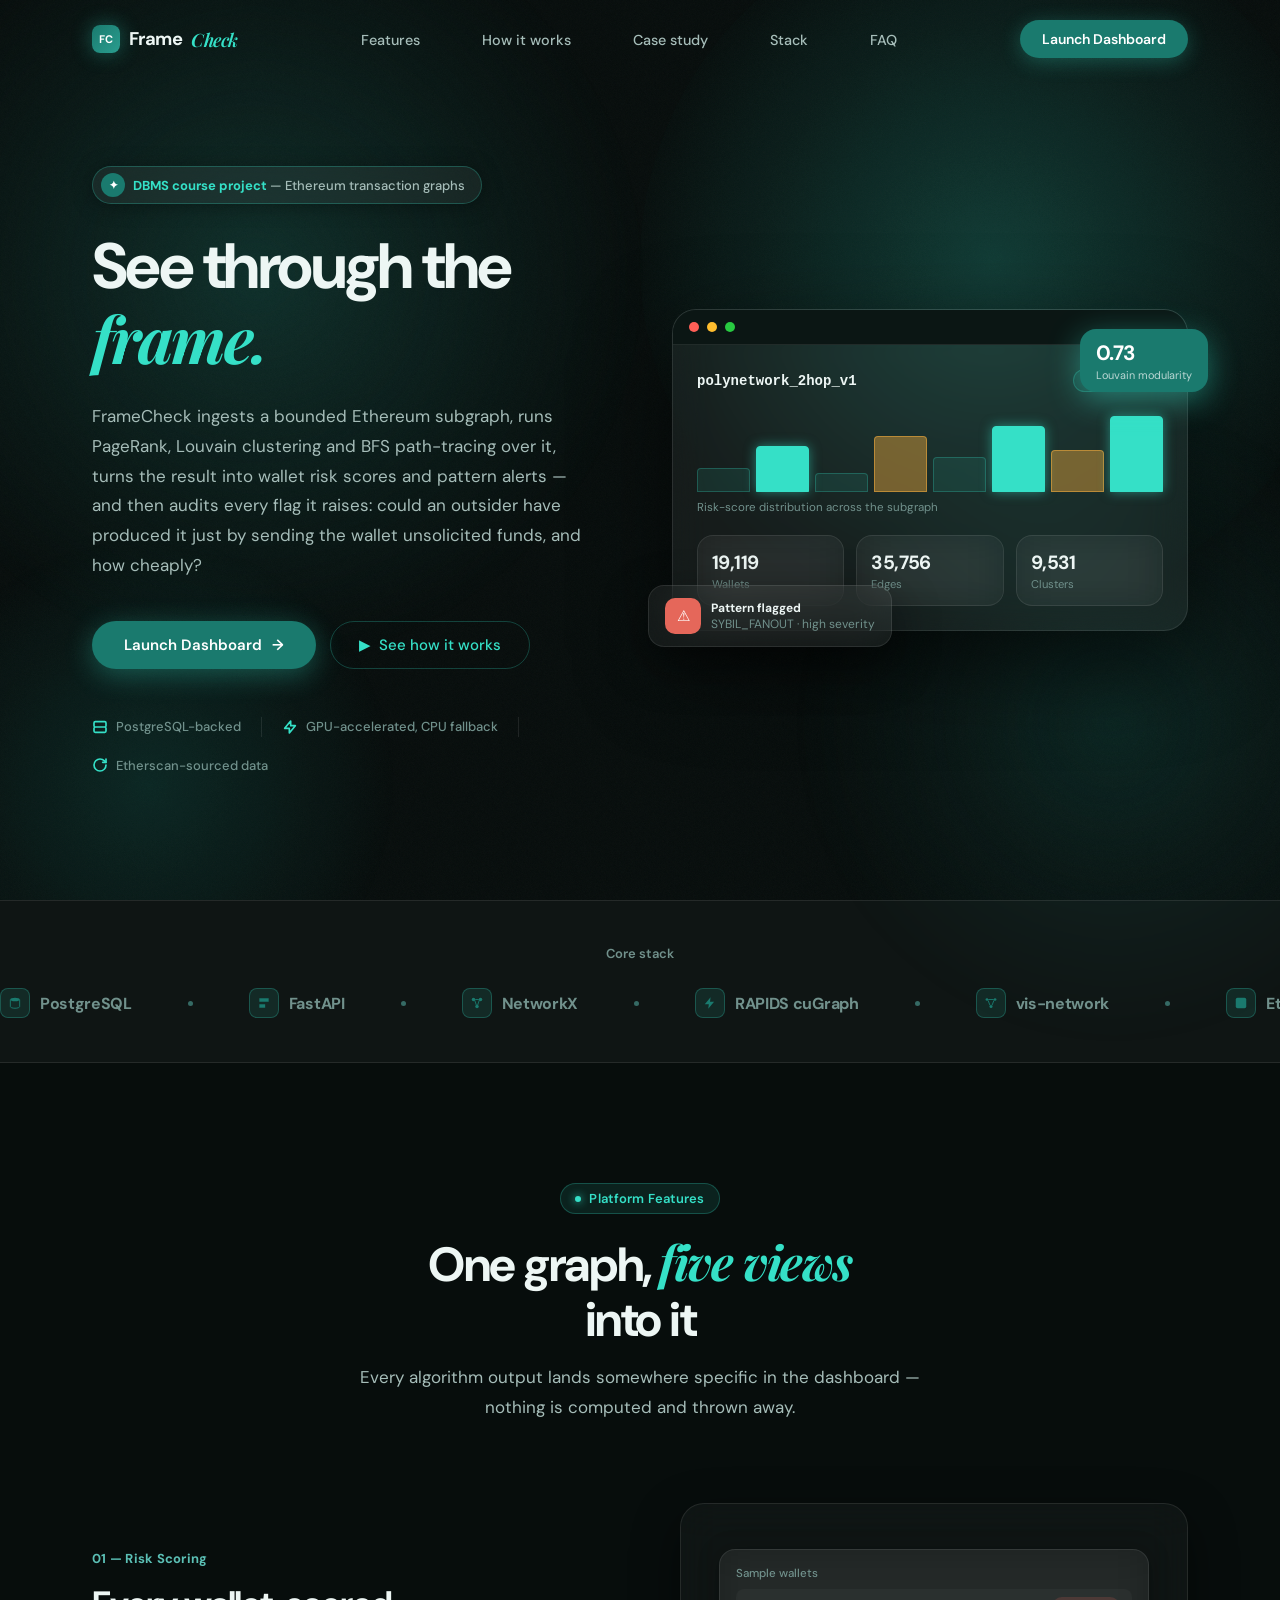
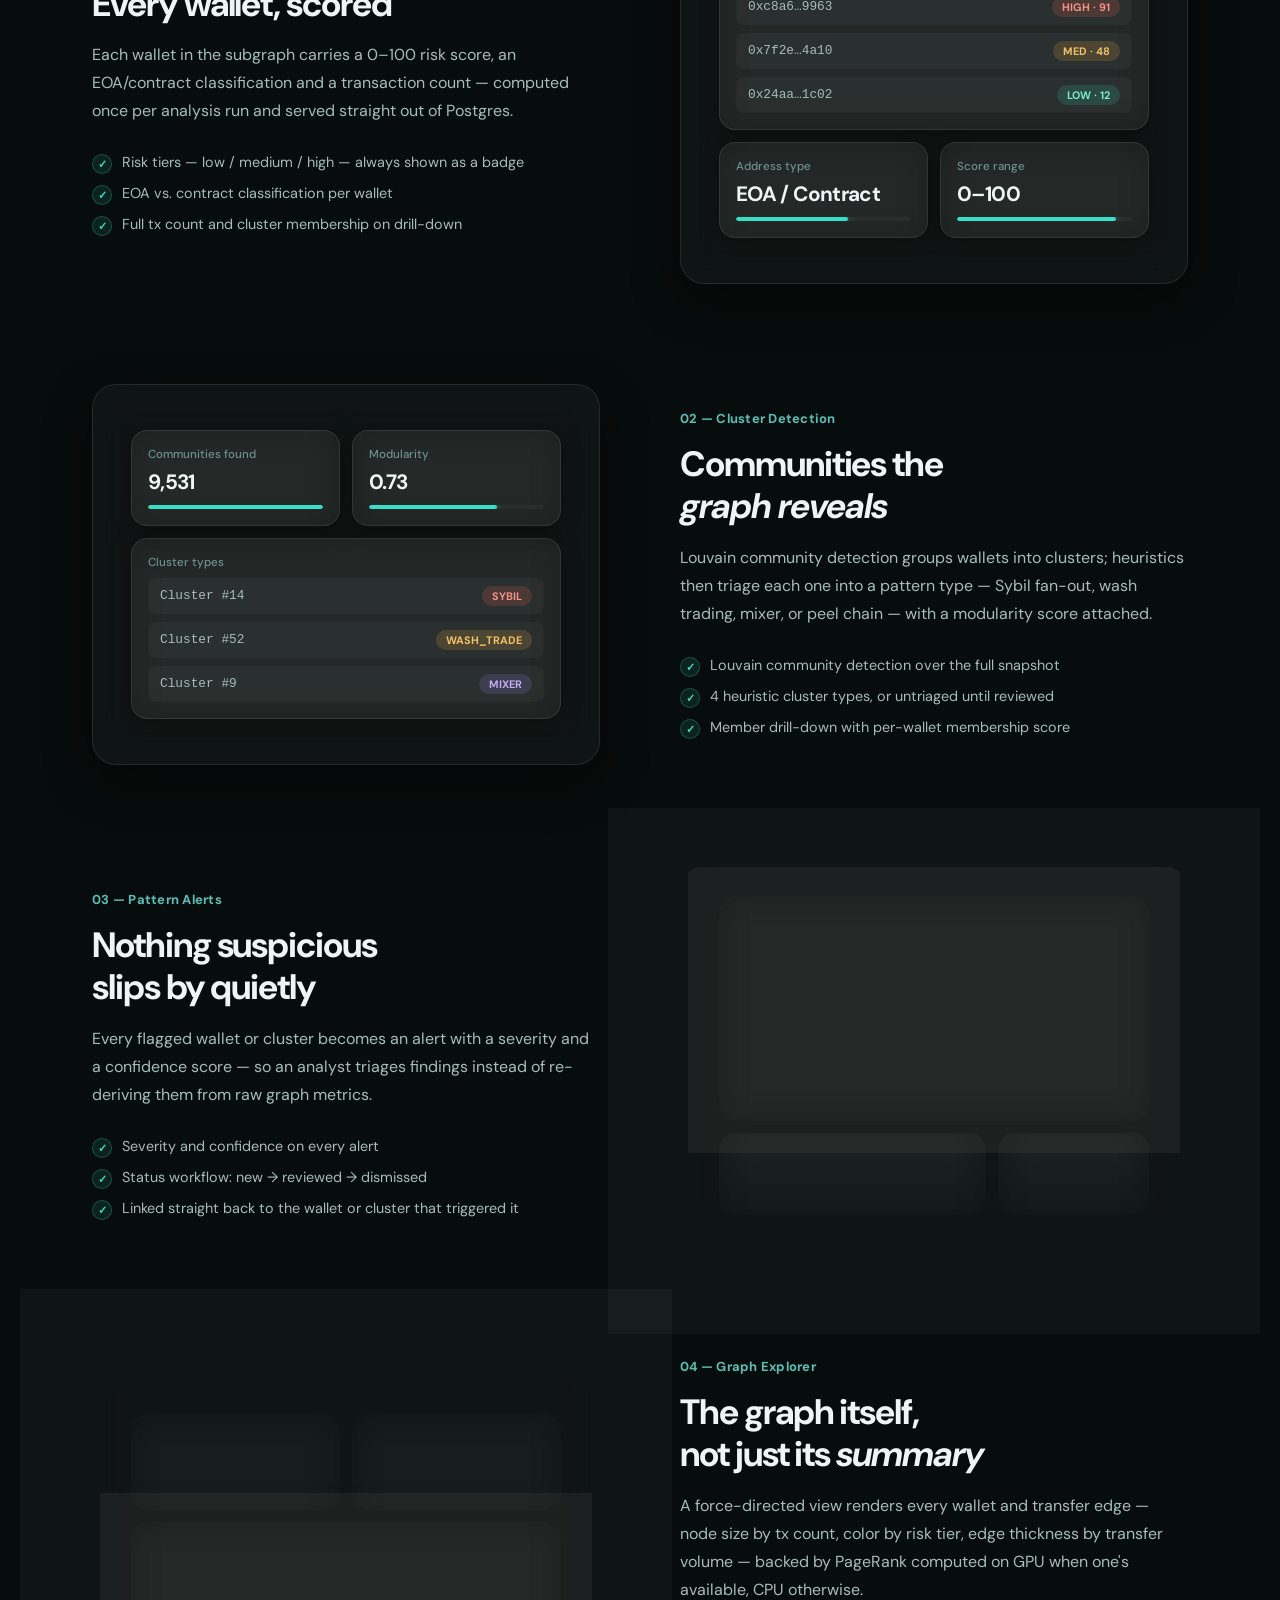
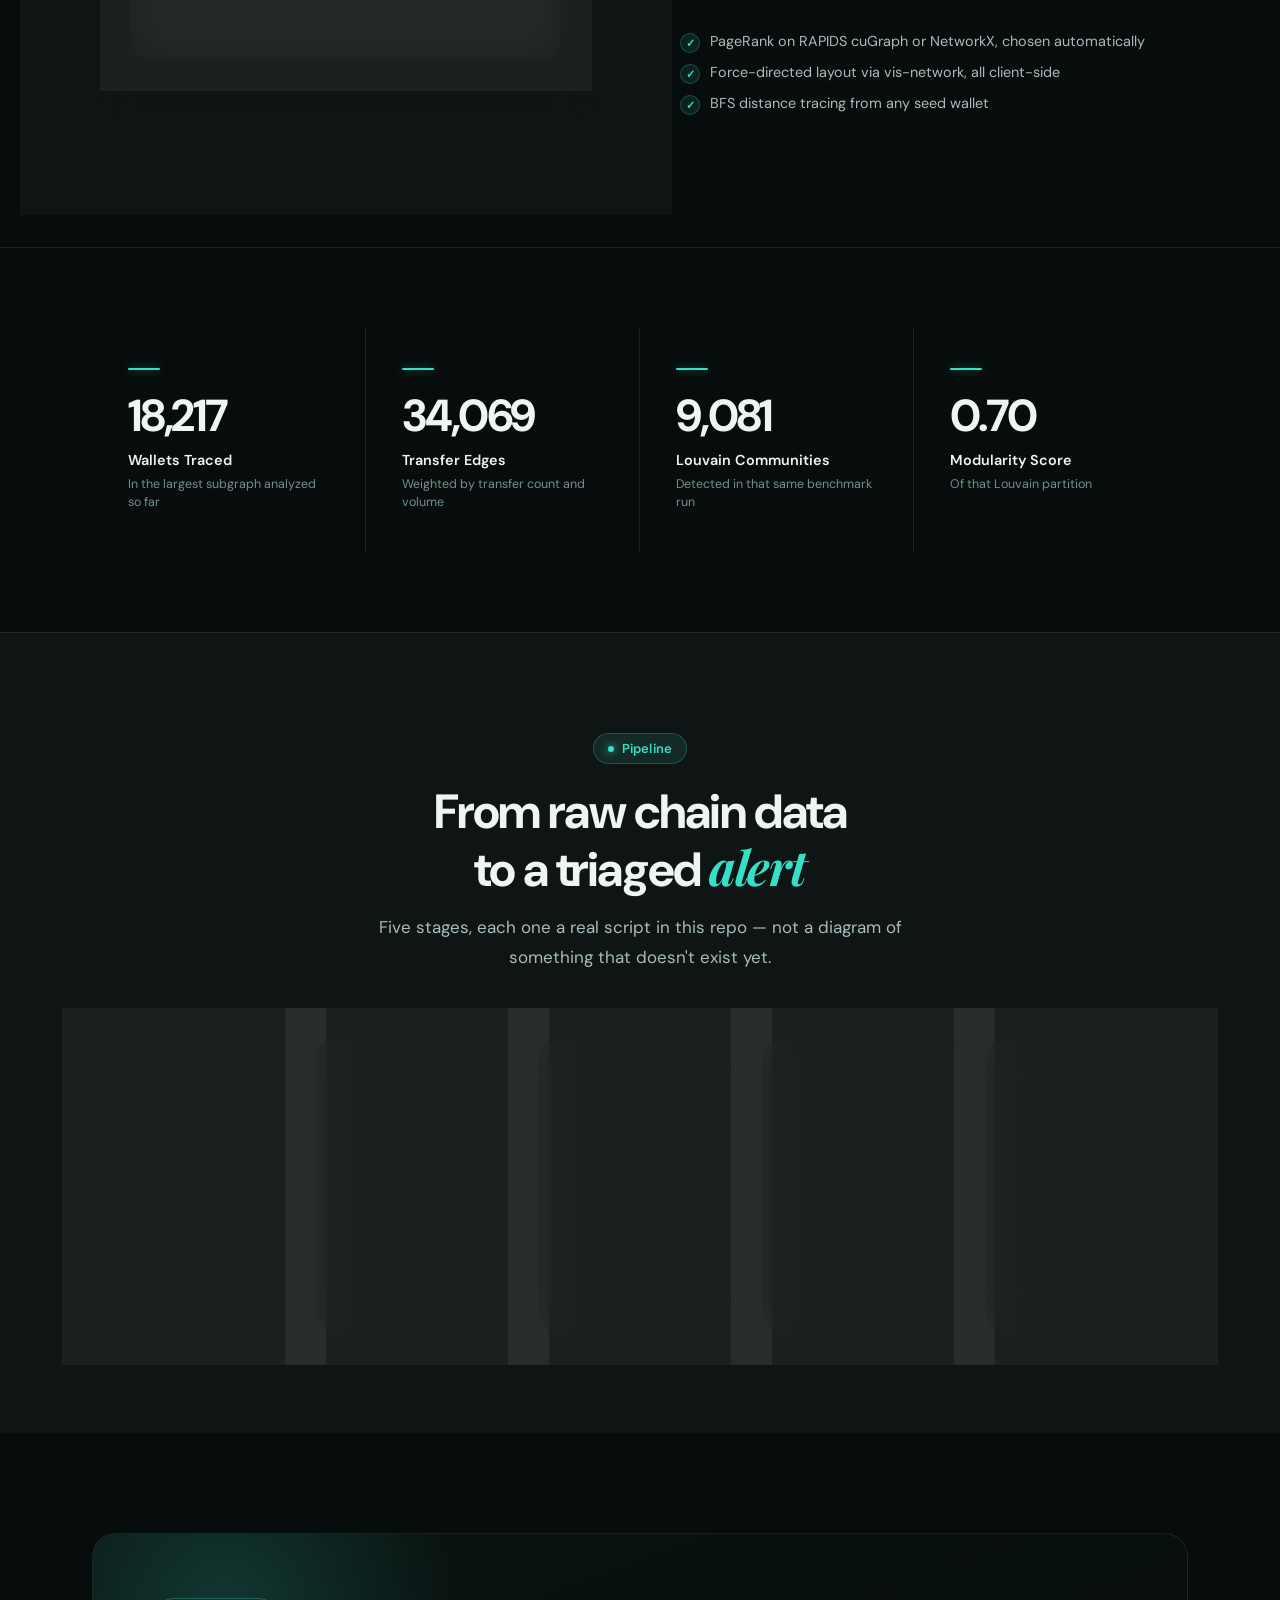
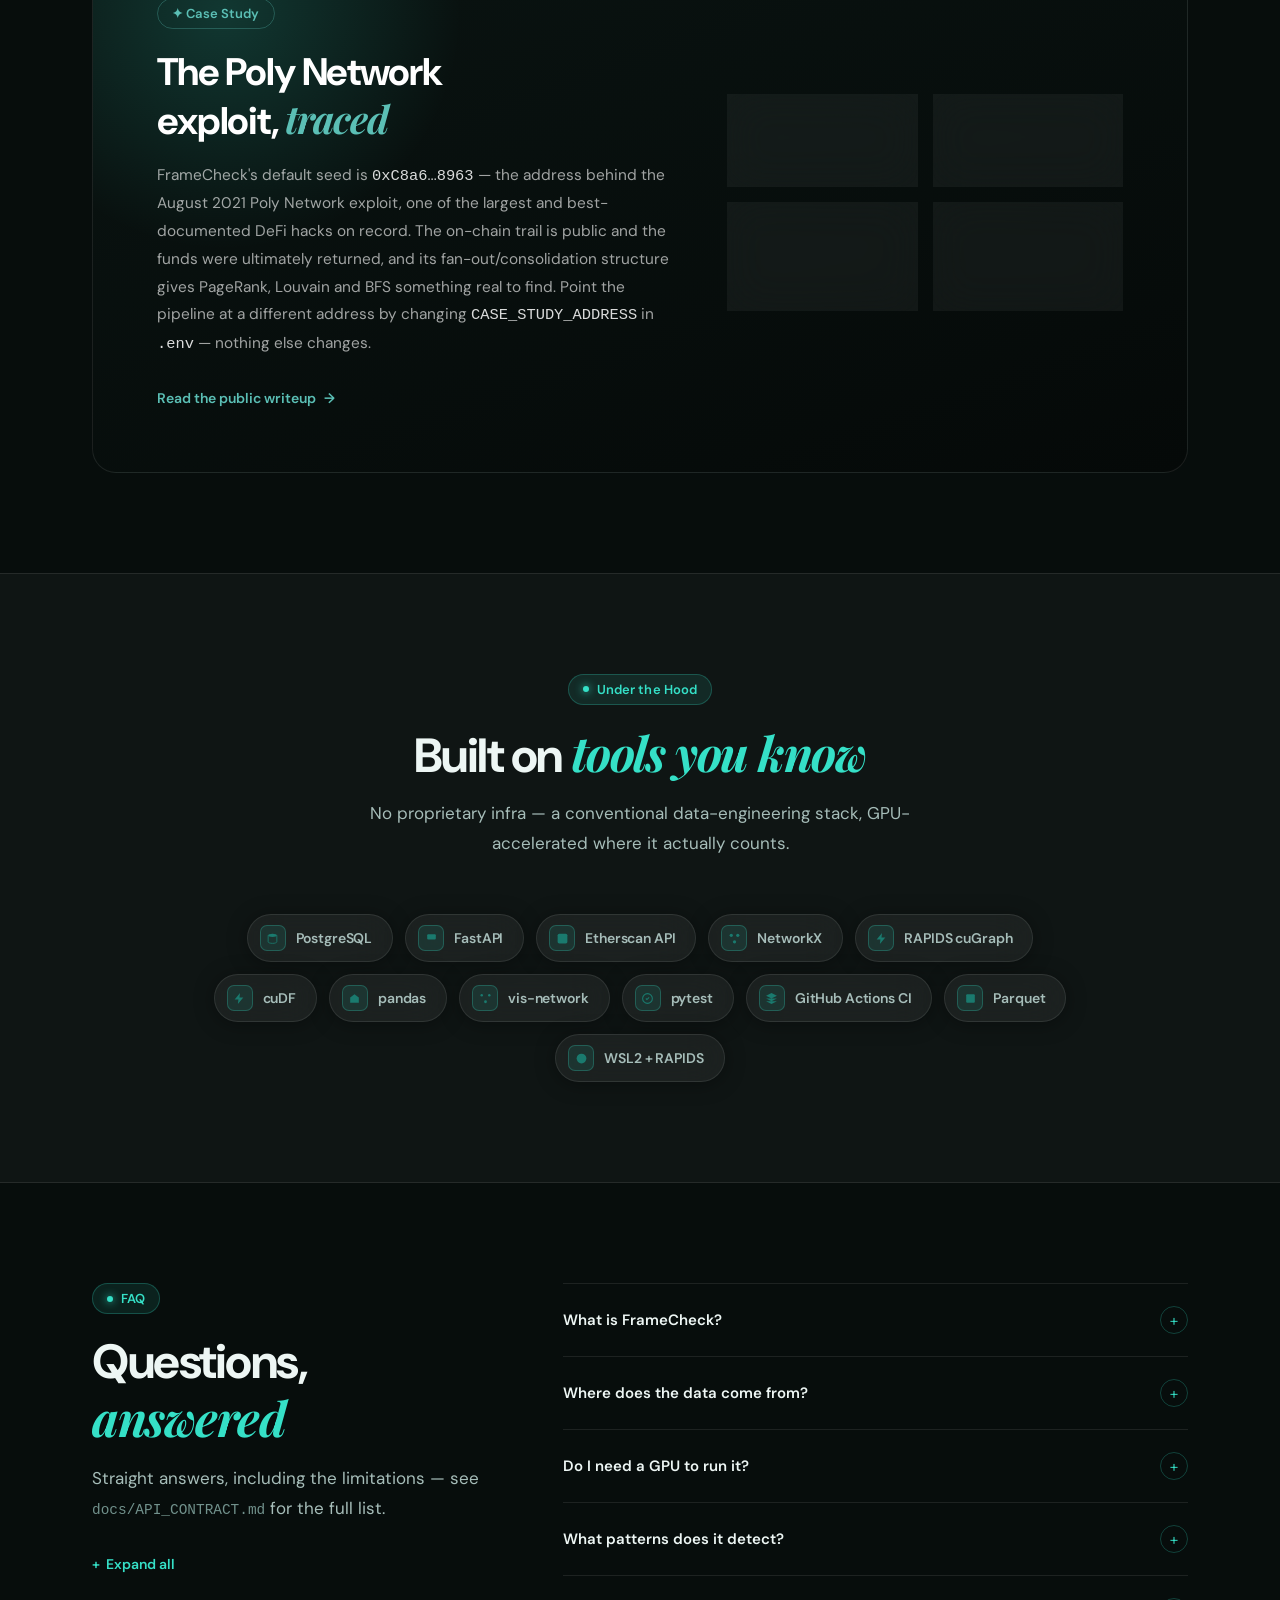
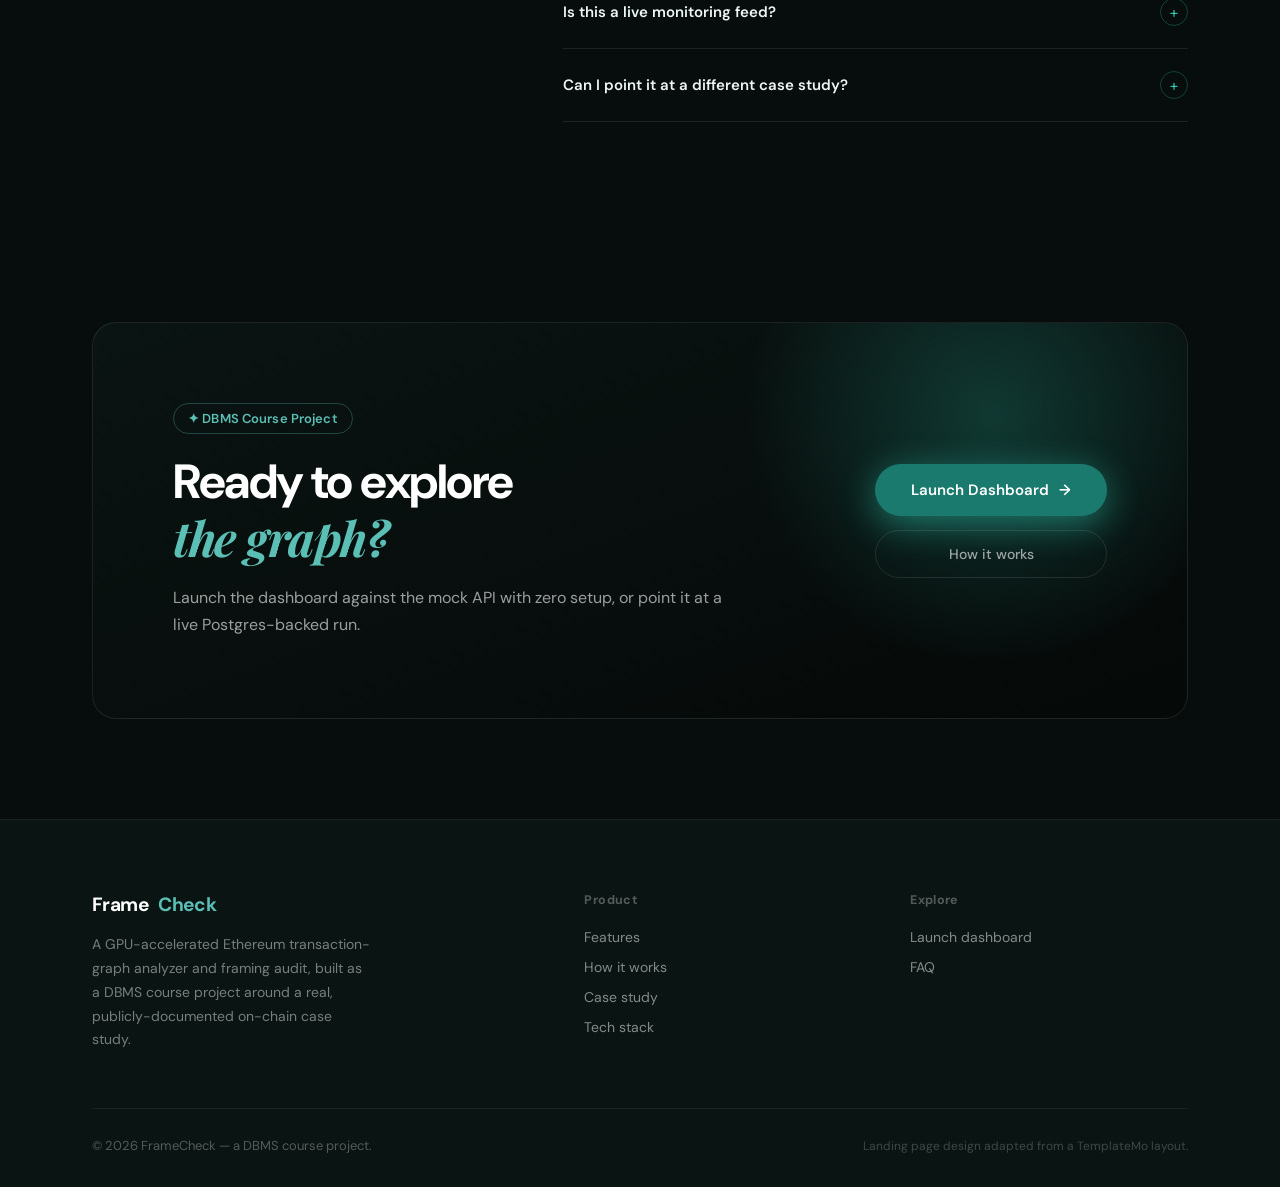
<file: frontend/index.html>
<!DOCTYPE html>
<html lang="en">
<head>
  <meta charset="UTF-8" />
  <meta name="viewport" content="width=device-width, initial-scale=1.0" />
  <title>FrameCheck — Ethereum Framing Audit</title>
  <meta name="description" content="FrameCheck audits flagged Ethereum wallets for frameability: GPU-accelerated PageRank, Louvain clustering and BFS path-tracing over a real, well-documented case study, plus a counterfactual audit of every flag it raises." />
  <link rel="icon" href="data:image/svg+xml,%3Csvg xmlns='http://www.w3.org/2000/svg' viewBox='0 0 32 32'%3E%3Crect width='32' height='32' rx='8' fill='%231A7A6E'/%3E%3Ctext x='16' y='21' font-family='DM Sans, sans-serif' font-size='13' font-weight='700' fill='white' text-anchor='middle'%3EFC%3C/text%3E%3C/svg%3E" />
  <link rel="preconnect" href="https://fonts.googleapis.com" />
  <link rel="preconnect" href="https://fonts.gstatic.com" crossorigin />
  <link href="https://fonts.googleapis.com/css2?family=DM+Sans:ital,opsz,wght@0,9..40,300;0,9..40,400;0,9..40,500;0,9..40,600;0,9..40,700;1,9..40,300&family=Playfair+Display:ital,wght@0,700;1,600&display=swap" rel="stylesheet" />
  <link rel="stylesheet" href="landing.css" />
</head>
<body>

  <!-- ── MOBILE MENU ── -->
  <div class="mobile-menu" id="mobileMenu" role="dialog" aria-modal="true" aria-label="Navigation">
    <a href="#features">Features</a>
    <a href="#how">How it works</a>
    <a href="#case-study">Case study</a>
    <a href="#stack">Stack</a>
    <a href="#faq">FAQ</a>
    <a href="dashboard.html" class="mobile-cta btn-primary">Launch Dashboard</a>
  </div>

  <!-- ── NAV ── -->
  <nav class="nav" id="mainNav" role="navigation" aria-label="Main navigation">
    <div class="nav-inner">
      <a href="#" class="nav-logo"><span class="nav-logo-mark">FC</span>Frame<em>Check</em></a>
      <ul class="nav-links" role="list">
        <li><a href="#features">Features</a></li>
        <li><a href="#how">How it works</a></li>
        <li><a href="#case-study">Case study</a></li>
        <li><a href="#stack">Stack</a></li>
        <li><a href="#faq">FAQ</a></li>
      </ul>
      <div class="nav-cta">
        <a href="dashboard.html" class="btn-primary">Launch Dashboard</a>
      </div>
      <button class="nav-hamburger" id="hamburger" aria-label="Toggle menu" aria-expanded="false">
        <span></span><span></span><span></span>
      </button>
    </div>
  </nav>

  <!-- ── HERO ── -->
  <section class="hero">
    <div class="container">
      <div class="hero-inner">
        <div class="hero-content">
          <div class="hero-badge reveal">
            <div class="hero-badge-dot">✦</div>
            <span><strong>DBMS course project</strong> — Ethereum transaction graphs</span>
          </div>
          <h1 class="hero-title reveal reveal-delay-1">
            See through the<br><em>frame.</em>
          </h1>
          <p class="hero-sub reveal reveal-delay-2">
            FrameCheck ingests a bounded Ethereum subgraph, runs PageRank, Louvain clustering and BFS
            path-tracing over it, turns the result into wallet risk scores and pattern alerts — and
            then audits every flag it raises: could an outsider have produced it just by sending the
            wallet unsolicited funds, and how cheaply?
          </p>
          <div class="hero-actions reveal reveal-delay-3">
            <a href="dashboard.html" class="btn-primary-lg">
              Launch Dashboard
              <span class="btn-arrow">→</span>
            </a>
            <a href="#how" class="btn-outline-lg">
              <span>▶</span> See how it works
            </a>
          </div>
          <div class="hero-trust reveal reveal-delay-4">
            <div class="trust-item">
              <svg width="16" height="16" fill="none" viewBox="0 0 24 24" stroke="currentColor" stroke-width="2.5"><path stroke-linecap="round" stroke-linejoin="round" d="M5 12h14M5 12a2 2 0 01-2-2V6a2 2 0 012-2h14a2 2 0 012 2v4a2 2 0 01-2 2M5 12a2 2 0 00-2 2v4a2 2 0 002 2h14a2 2 0 002-2v-4a2 2 0 00-2-2"/></svg>
              PostgreSQL-backed
            </div>
            <div class="trust-divider"></div>
            <div class="trust-item">
              <svg width="16" height="16" fill="none" viewBox="0 0 24 24" stroke="currentColor" stroke-width="2.5"><path stroke-linecap="round" stroke-linejoin="round" d="M13 10V3L4 14h7v7l9-11h-7z"/></svg>
              GPU-accelerated, CPU fallback
            </div>
            <div class="trust-divider"></div>
            <div class="trust-item">
              <svg width="16" height="16" fill="none" viewBox="0 0 24 24" stroke="currentColor" stroke-width="2.5"><path stroke-linecap="round" stroke-linejoin="round" d="M21 12a9 9 0 11-9-9c2.52 0 4.93 1 6.74 2.74L21 8"/><path stroke-linecap="round" stroke-linejoin="round" d="M21 3v5h-5"/></svg>
              Etherscan-sourced data
            </div>
          </div>
        </div>
        <div class="hero-visual reveal reveal-delay-2">
          <div class="hero-dashboard">
            <div class="dashboard-bar">
              <div class="db-dot"></div><div class="db-dot"></div><div class="db-dot"></div>
            </div>
            <div class="dashboard-body">
              <div class="db-header">
                <div class="db-title">polynetwork_2hop_v1</div>
                <div class="db-tag">Snapshot</div>
              </div>
              <div class="db-chart">
                <div class="db-bar" style="height:30%"></div>
                <div class="db-bar active" style="height:58%"></div>
                <div class="db-bar" style="height:24%"></div>
                <div class="db-bar warn" style="height:70%"></div>
                <div class="db-bar" style="height:44%"></div>
                <div class="db-bar active" style="height:82%"></div>
                <div class="db-bar warn" style="height:52%"></div>
                <div class="db-bar active" style="height:95%"></div>
              </div>
              <div class="db-caption">Risk-score distribution across the subgraph</div>
              <div class="db-stats">
                <div class="db-stat">
                  <div class="db-stat-val">19,119</div>
                  <div class="db-stat-label">Wallets</div>
                </div>
                <div class="db-stat">
                  <div class="db-stat-val">35,756</div>
                  <div class="db-stat-label">Edges</div>
                </div>
                <div class="db-stat">
                  <div class="db-stat-val">9,531</div>
                  <div class="db-stat-label">Clusters</div>
                </div>
              </div>
            </div>
          </div>
          <div class="hero-float-badge">
            <div class="float-badge-icon">⚠</div>
            <div class="float-badge-text">
              <strong>Pattern flagged</strong>
              <span>SYBIL_FANOUT · high severity</span>
            </div>
          </div>
          <div class="hero-float-badge-2">
            <div class="float-badge-2-val">0.73</div>
            <div class="float-badge-2-label">Louvain modularity</div>
          </div>
        </div>
      </div>
    </div>
  </section>

  <!-- ── TICKER ── -->
  <div class="ticker-section">
    <div class="ticker-label">Core stack</div>
    <div class="ticker-track-wrap">
      <div class="ticker-track">
        <div class="ticker-item"><div class="ticker-item-icon"><svg width="14" height="14" viewBox="0 0 24 24" fill="var(--accent)"><ellipse cx="12" cy="6" rx="8" ry="3"/><path d="M4 6v12c0 1.66 3.58 3 8 3s8-1.34 8-3V6" stroke="var(--accent)" stroke-width="1.6" fill="none"/></svg></div>PostgreSQL</div>
        <div class="ticker-dot"></div>
        <div class="ticker-item"><div class="ticker-item-icon"><svg width="14" height="14" viewBox="0 0 24 24" fill="var(--accent)"><path d="M4 4h16v6H4zM4 14h10v6H4z"/></svg></div>FastAPI</div>
        <div class="ticker-dot"></div>
        <div class="ticker-item"><div class="ticker-item-icon"><svg width="14" height="14" viewBox="0 0 24 24" fill="var(--accent)"><circle cx="6" cy="6" r="3"/><circle cx="18" cy="6" r="3"/><circle cx="12" cy="18" r="3"/><path d="M8 7l3 9M16 7l-3 9M9 6h6" stroke="var(--accent)" stroke-width="1.6"/></svg></div>NetworkX</div>
        <div class="ticker-dot"></div>
        <div class="ticker-item"><div class="ticker-item-icon"><svg width="14" height="14" viewBox="0 0 24 24" fill="var(--accent)"><path d="M13 2 3 14h7l-1 8 10-12h-7z"/></svg></div>RAPIDS cuGraph</div>
        <div class="ticker-dot"></div>
        <div class="ticker-item"><div class="ticker-item-icon"><svg width="14" height="14" viewBox="0 0 24 24" fill="var(--accent)"><circle cx="5" cy="6" r="2.3"/><circle cx="19" cy="6" r="2.3"/><circle cx="12" cy="18" r="2.6"/><path d="M6.9 7.4 10.3 16M17.1 7.4 13.7 16M7.3 6h9.4" stroke="var(--accent)" stroke-width="1.6"/></svg></div>vis-network</div>
        <div class="ticker-dot"></div>
        <div class="ticker-item"><div class="ticker-item-icon"><svg width="14" height="14" viewBox="0 0 24 24" fill="var(--accent)"><rect x="3" y="3" width="18" height="18" rx="3"/></svg></div>Etherscan API</div>
        <div class="ticker-dot"></div>
        <div class="ticker-item"><div class="ticker-item-icon"><svg width="14" height="14" viewBox="0 0 24 24" fill="var(--accent)"><path d="M4 20V10l8-6 8 6v10z"/></svg></div>pandas</div>
        <div class="ticker-dot"></div>
        <div class="ticker-item"><div class="ticker-item-icon"><svg width="14" height="14" viewBox="0 0 24 24" fill="none" stroke="var(--accent)" stroke-width="2"><path d="M9 12l2 2 4-4"/><circle cx="12" cy="12" r="9"/></svg></div>pytest + CI</div>
        <div class="ticker-dot"></div>
        <!-- duplicate set for seamless loop -->
        <div class="ticker-item"><div class="ticker-item-icon"><svg width="14" height="14" viewBox="0 0 24 24" fill="var(--accent)"><ellipse cx="12" cy="6" rx="8" ry="3"/><path d="M4 6v12c0 1.66 3.58 3 8 3s8-1.34 8-3V6" stroke="var(--accent)" stroke-width="1.6" fill="none"/></svg></div>PostgreSQL</div>
        <div class="ticker-dot"></div>
        <div class="ticker-item"><div class="ticker-item-icon"><svg width="14" height="14" viewBox="0 0 24 24" fill="var(--accent)"><path d="M4 4h16v6H4zM4 14h10v6H4z"/></svg></div>FastAPI</div>
        <div class="ticker-dot"></div>
        <div class="ticker-item"><div class="ticker-item-icon"><svg width="14" height="14" viewBox="0 0 24 24" fill="var(--accent)"><circle cx="6" cy="6" r="3"/><circle cx="18" cy="6" r="3"/><circle cx="12" cy="18" r="3"/><path d="M8 7l3 9M16 7l-3 9M9 6h6" stroke="var(--accent)" stroke-width="1.6"/></svg></div>NetworkX</div>
        <div class="ticker-dot"></div>
        <div class="ticker-item"><div class="ticker-item-icon"><svg width="14" height="14" viewBox="0 0 24 24" fill="var(--accent)"><path d="M13 2 3 14h7l-1 8 10-12h-7z"/></svg></div>RAPIDS cuGraph</div>
        <div class="ticker-dot"></div>
        <div class="ticker-item"><div class="ticker-item-icon"><svg width="14" height="14" viewBox="0 0 24 24" fill="var(--accent)"><circle cx="5" cy="6" r="2.3"/><circle cx="19" cy="6" r="2.3"/><circle cx="12" cy="18" r="2.6"/><path d="M6.9 7.4 10.3 16M17.1 7.4 13.7 16M7.3 6h9.4" stroke="var(--accent)" stroke-width="1.6"/></svg></div>vis-network</div>
        <div class="ticker-dot"></div>
        <div class="ticker-item"><div class="ticker-item-icon"><svg width="14" height="14" viewBox="0 0 24 24" fill="var(--accent)"><rect x="3" y="3" width="18" height="18" rx="3"/></svg></div>Etherscan API</div>
        <div class="ticker-dot"></div>
      </div>
    </div>
  </div>

  <!-- ── FEATURES ── -->
  <section class="features-section" id="features">
    <div class="container">
      <div class="features-header">
        <div class="section-label reveal">Platform Features</div>
        <h2 class="section-title reveal reveal-delay-1">One graph, <em>five views</em><br>into it</h2>
        <p class="section-sub reveal reveal-delay-2">Every algorithm output lands somewhere specific in the dashboard — nothing is computed and thrown away.</p>
      </div>

      <!-- Feature 1: Risk scoring -->
      <div class="feature-row">
        <div class="feature-content reveal">
          <div class="feature-number">01 — Risk Scoring</div>
          <h3 class="feature-title">Every wallet, scored</h3>
          <p class="feature-desc">Each wallet in the subgraph carries a 0–100 risk score, an EOA/contract classification and a transaction count — computed once per analysis run and served straight out of Postgres.</p>
          <div class="feature-checklist">
            <div class="feature-check"><div class="check-icon">✓</div><span>Risk tiers — low / medium / high — always shown as a badge</span></div>
            <div class="feature-check"><div class="check-icon">✓</div><span>EOA vs. contract classification per wallet</span></div>
            <div class="feature-check"><div class="check-icon">✓</div><span>Full tx count and cluster membership on drill-down</span></div>
          </div>
        </div>
        <div class="feature-visual reveal reveal-delay-1">
          <div class="feature-visual-inner">
            <div class="fv-card">
              <div class="fv-card-label">Sample wallets</div>
              <div class="fv-list" style="margin-top:8px">
                <div class="fv-list-item"><span class="fv-list-name">0xc8a6…9963</span><span class="fv-pill rose">HIGH · 91</span></div>
                <div class="fv-list-item"><span class="fv-list-name">0x7f2e…4a10</span><span class="fv-pill amber">MED · 48</span></div>
                <div class="fv-list-item"><span class="fv-list-name">0x24aa…1c02</span><span class="fv-pill green">LOW · 12</span></div>
              </div>
            </div>
            <div class="fv-row">
              <div class="fv-card">
                <div class="fv-card-label">Address type</div>
                <div class="fv-card-val">EOA / Contract</div>
                <div class="fv-card-bar"><div class="fv-card-bar-fill" style="width:64%"></div></div>
              </div>
              <div class="fv-card">
                <div class="fv-card-label">Score range</div>
                <div class="fv-card-val">0–100</div>
                <div class="fv-card-bar"><div class="fv-card-bar-fill" style="width:91%"></div></div>
              </div>
            </div>
          </div>
        </div>
      </div>

      <!-- Feature 2: Cluster detection -->
      <div class="feature-row reverse">
        <div class="feature-content reveal">
          <div class="feature-number">02 — Cluster Detection</div>
          <h3 class="feature-title">Communities the<br><em>graph reveals</em></h3>
          <p class="feature-desc">Louvain community detection groups wallets into clusters; heuristics then triage each one into a pattern type — Sybil fan-out, wash trading, mixer, or peel chain — with a modularity score attached.</p>
          <div class="feature-checklist">
            <div class="feature-check"><div class="check-icon">✓</div><span>Louvain community detection over the full snapshot</span></div>
            <div class="feature-check"><div class="check-icon">✓</div><span>4 heuristic cluster types, or untriaged until reviewed</span></div>
            <div class="feature-check"><div class="check-icon">✓</div><span>Member drill-down with per-wallet membership score</span></div>
          </div>
        </div>
        <div class="feature-visual reveal reveal-delay-1">
          <div class="feature-visual-inner">
            <div class="fv-row">
              <div class="fv-card">
                <div class="fv-card-label">Communities found</div>
                <div class="fv-card-val">9,531</div>
                <div class="fv-card-bar"><div class="fv-card-bar-fill" style="width:100%"></div></div>
              </div>
              <div class="fv-card">
                <div class="fv-card-label">Modularity</div>
                <div class="fv-card-val">0.73</div>
                <div class="fv-card-bar"><div class="fv-card-bar-fill" style="width:73%"></div></div>
              </div>
            </div>
            <div class="fv-card">
              <div class="fv-card-label">Cluster types</div>
              <div class="fv-list" style="margin-top:8px">
                <div class="fv-list-item"><span class="fv-list-name">Cluster #14</span><span class="fv-pill rose">SYBIL</span></div>
                <div class="fv-list-item"><span class="fv-list-name">Cluster #52</span><span class="fv-pill amber">WASH_TRADE</span></div>
                <div class="fv-list-item"><span class="fv-list-name">Cluster #9</span><span class="fv-pill violet">MIXER</span></div>
              </div>
            </div>
          </div>
        </div>
      </div>

      <!-- Feature 3: Pattern alerts -->
      <div class="feature-row">
        <div class="feature-content reveal">
          <div class="feature-number">03 — Pattern Alerts</div>
          <h3 class="feature-title">Nothing suspicious<br>slips by quietly</h3>
          <p class="feature-desc">Every flagged wallet or cluster becomes an alert with a severity and a confidence score — so an analyst triages findings instead of re-deriving them from raw graph metrics.</p>
          <div class="feature-checklist">
            <div class="feature-check"><div class="check-icon">✓</div><span>Severity and confidence on every alert</span></div>
            <div class="feature-check"><div class="check-icon">✓</div><span>Status workflow: new → reviewed → dismissed</span></div>
            <div class="feature-check"><div class="check-icon">✓</div><span>Linked straight back to the wallet or cluster that triggered it</span></div>
          </div>
        </div>
        <div class="feature-visual reveal reveal-delay-1">
          <div class="feature-visual-inner">
            <div class="fv-card">
              <div class="fv-card-label">Alert queue</div>
              <div class="fv-list" style="margin-top:8px">
                <div class="fv-list-item"><span class="fv-list-name">SYBIL_FANOUT</span><span class="fv-pill rose">HIGH · 74%</span></div>
                <div class="fv-list-item"><span class="fv-list-name">PEEL_CHAIN</span><span class="fv-pill amber">MEDIUM · 61%</span></div>
                <div class="fv-list-item"><span class="fv-list-name">WASH_TRADE</span><span class="fv-pill green">LOW · 38%</span></div>
                <div class="fv-list-item"><span class="fv-list-name">MIXER_HOP</span><span class="fv-pill dim">DISMISSED</span></div>
              </div>
            </div>
            <div class="fv-row">
              <div class="fv-card fv-wide">
                <div class="fv-card-label">Review status</div>
                <div class="fv-card-val">New → Reviewed</div>
              </div>
              <div class="fv-card">
                <div class="fv-card-label">Patterns</div>
                <div class="fv-card-val">4</div>
              </div>
            </div>
          </div>
        </div>
      </div>

      <!-- Feature 4: Graph explorer -->
      <div class="feature-row reverse">
        <div class="feature-content reveal">
          <div class="feature-number">04 — Graph Explorer</div>
          <h3 class="feature-title">The graph itself,<br>not just its <em>summary</em></h3>
          <p class="feature-desc">A force-directed view renders every wallet and transfer edge — node size by tx count, color by risk tier, edge thickness by transfer volume — backed by PageRank computed on GPU when one's available, CPU otherwise.</p>
          <div class="feature-checklist">
            <div class="feature-check"><div class="check-icon">✓</div><span>PageRank on RAPIDS cuGraph or NetworkX, chosen automatically</span></div>
            <div class="feature-check"><div class="check-icon">✓</div><span>Force-directed layout via vis-network, all client-side</span></div>
            <div class="feature-check"><div class="check-icon">✓</div><span>BFS distance tracing from any seed wallet</span></div>
          </div>
        </div>
        <div class="feature-visual reveal reveal-delay-1">
          <div class="feature-visual-inner">
            <div class="fv-row">
              <div class="fv-card">
                <div class="fv-card-label">PageRank (CPU median)</div>
                <div class="fv-card-val">61.3ms</div>
                <div class="fv-card-bar"><div class="fv-card-bar-fill" style="width:40%"></div></div>
              </div>
              <div class="fv-card">
                <div class="fv-card-label">BFS traversal</div>
                <div class="fv-card-val">0.4ms</div>
                <div class="fv-card-bar"><div class="fv-card-bar-fill" style="width:8%"></div></div>
              </div>
            </div>
            <div class="fv-card">
              <div class="fv-card-label">19.1k-node subgraph</div>
              <div class="fv-list" style="margin-top:8px">
                <div class="fv-list-item"><span class="fv-list-name">load_edgelist</span><span class="fv-pill dim">158ms</span></div>
                <div class="fv-list-item"><span class="fv-list-name">louvain</span><span class="fv-pill dim">2.46s</span></div>
              </div>
            </div>
          </div>
        </div>
      </div>
    </div>
  </section>

  <!-- ── STATS ── -->
  <section class="stats-section">
    <div class="container">
      <div class="stats-grid">
        <div class="stat-card reveal">
          <div class="stat-rule"></div>
          <div class="stat-value"><span class="stat-num" data-target="19119">0</span></div>
          <div class="stat-label">Wallets Traced</div>
          <div class="stat-sublabel">In the largest subgraph analyzed so far</div>
        </div>
        <div class="stat-card reveal reveal-delay-1">
          <div class="stat-rule"></div>
          <div class="stat-value"><span class="stat-num" data-target="35756">0</span></div>
          <div class="stat-label">Transfer Edges</div>
          <div class="stat-sublabel">Weighted by transfer count and volume</div>
        </div>
        <div class="stat-card reveal reveal-delay-2">
          <div class="stat-rule"></div>
          <div class="stat-value"><span class="stat-num" data-target="9531">0</span></div>
          <div class="stat-label">Louvain Communities</div>
          <div class="stat-sublabel">Detected in that same benchmark run</div>
        </div>
        <div class="stat-card reveal reveal-delay-3">
          <div class="stat-rule"></div>
          <div class="stat-value"><span class="stat-num" data-target="0.73" data-decimal="2">0</span></div>
          <div class="stat-label">Modularity Score</div>
          <div class="stat-sublabel">Of that Louvain partition</div>
        </div>
      </div>
    </div>
  </section>

  <!-- ── HOW IT WORKS ── -->
  <section class="steps-section" id="how">
    <div class="container">
      <div class="steps-header">
        <div class="section-label reveal">Pipeline</div>
        <h2 class="section-title reveal reveal-delay-1">From raw chain data<br>to a triaged <em>alert</em></h2>
        <p class="section-sub reveal reveal-delay-2">Five stages, each one a real script in this repo — not a diagram of something that doesn't exist yet.</p>
      </div>
      <div class="steps-grid">
        <div class="step-card reveal">
          <div class="step-num">1</div>
          <div class="step-eyebrow">Ingest</div>
          <div class="step-title">Etherscan → Postgres</div>
          <p class="step-desc">A bounded BFS crawl pulls transactions and token transfers around a seed address into a normalized schema.</p>
        </div>
        <div class="step-card reveal reveal-delay-1">
          <div class="step-num">2</div>
          <div class="step-eyebrow">Snapshot</div>
          <div class="step-title">Graph → Parquet</div>
          <p class="step-desc">The subgraph for a block range is exported and versioned, so every analysis run points at a fixed graph.</p>
        </div>
        <div class="step-card reveal reveal-delay-2">
          <div class="step-num">3</div>
          <div class="step-eyebrow">Analyze</div>
          <div class="step-title">PageRank · Louvain · BFS</div>
          <p class="step-desc">RAPIDS cuGraph on a GPU laptop, pandas + NetworkX everywhere else — picked automatically at runtime.</p>
        </div>
        <div class="step-card reveal reveal-delay-3">
          <div class="step-num">4</div>
          <div class="step-eyebrow">Detect</div>
          <div class="step-title">Heuristic alerts</div>
          <p class="step-desc">Cluster shape and wallet behavior are checked against four pattern heuristics; matches become alerts.</p>
        </div>
        <div class="step-card reveal reveal-delay-4">
          <div class="step-num">5</div>
          <div class="step-eyebrow">Review</div>
          <div class="step-title">Dashboard triage</div>
          <p class="step-desc">An analyst works the alert queue, drilling into the wallet, the cluster and the graph behind every flag.</p>
        </div>
      </div>
    </div>
  </section>

  <!-- ── CASE STUDY ── -->
  <section class="spotlight-section" id="case-study">
    <div class="container">
      <div class="spotlight-card reveal">
        <div class="spotlight-content">
          <div class="spotlight-label">✦ Case Study</div>
          <h2 class="spotlight-title">The Poly Network<br>exploit, <em>traced</em></h2>
          <p class="spotlight-body">
            FrameCheck's default seed is <span class="mono-addr">0xC8a6…8963</span> — the address behind the
            August 2021 Poly Network exploit, one of the largest and best-documented DeFi hacks on record.
            The on-chain trail is public and the funds were ultimately returned, and its fan-out/consolidation
            structure gives PageRank, Louvain and BFS something real to find. Point the pipeline at a
            different address by changing <span class="mono-addr">CASE_STUDY_ADDRESS</span> in <span class="mono-addr">.env</span> — nothing else changes.
          </p>
          <a href="https://www.chainalysis.com/blog/poly-network-hack-august-2021/" target="_blank" rel="noopener" class="spotlight-link">
            Read the public writeup <span>→</span>
          </a>
        </div>
        <div class="spotlight-stats">
          <div class="spotlight-stat">
            <div class="spotlight-stat-val">Aug 2021</div>
            <div class="spotlight-stat-label">Poly Network exploit date</div>
          </div>
          <div class="spotlight-stat">
            <div class="spotlight-stat-val">Ethereum</div>
            <div class="spotlight-stat-label">Chain analyzed (mainnet)</div>
          </div>
          <div class="spotlight-stat">
            <div class="spotlight-stat-val">Returned</div>
            <div class="spotlight-stat-label">Public outcome of the hack</div>
          </div>
          <div class="spotlight-stat">
            <div class="spotlight-stat-val">2-hop</div>
            <div class="spotlight-stat-label">Bounded crawl around the seed</div>
          </div>
        </div>
      </div>
    </div>
  </section>

  <!-- ── TECH STACK ── -->
  <section class="stack-section" id="stack">
    <div class="container">
      <div class="stack-header">
        <div class="section-label reveal">Under the Hood</div>
        <h2 class="section-title reveal reveal-delay-1">Built on <em>tools you know</em></h2>
        <p class="section-sub reveal reveal-delay-2">No proprietary infra — a conventional data-engineering stack, GPU-accelerated where it actually counts.</p>
      </div>
      <div class="stack-grid">
        <div class="stack-tile reveal"><div class="stack-tile-icon"><svg width="13" height="13" viewBox="0 0 24 24" fill="var(--accent)"><ellipse cx="12" cy="6" rx="8" ry="3"/><path d="M4 6v12c0 1.66 3.58 3 8 3s8-1.34 8-3V6" stroke="var(--accent)" stroke-width="1.6" fill="none"/></svg></div><div class="stack-name">PostgreSQL</div></div>
        <div class="stack-tile reveal reveal-delay-1"><div class="stack-tile-icon"><svg width="13" height="13" viewBox="0 0 24 24" fill="var(--accent)"><rect x="4" y="4" width="16" height="10" rx="2"/></svg></div><div class="stack-name">FastAPI</div></div>
        <div class="stack-tile reveal reveal-delay-2"><div class="stack-tile-icon"><svg width="13" height="13" viewBox="0 0 24 24" fill="var(--accent)"><rect x="3" y="3" width="18" height="18" rx="3"/></svg></div><div class="stack-name">Etherscan API</div></div>
        <div class="stack-tile reveal reveal-delay-3"><div class="stack-tile-icon"><svg width="13" height="13" viewBox="0 0 24 24" fill="var(--accent)"><circle cx="6" cy="6" r="3"/><circle cx="18" cy="6" r="3"/><circle cx="12" cy="18" r="3"/></svg></div><div class="stack-name">NetworkX</div></div>
        <div class="stack-tile reveal"><div class="stack-tile-icon"><svg width="13" height="13" viewBox="0 0 24 24" fill="var(--accent)"><path d="M13 2 3 14h7l-1 8 10-12h-7z"/></svg></div><div class="stack-name">RAPIDS cuGraph</div></div>
        <div class="stack-tile reveal reveal-delay-1"><div class="stack-tile-icon"><svg width="13" height="13" viewBox="0 0 24 24" fill="var(--accent)"><path d="M13 2 3 14h7l-1 8 10-12h-7z"/></svg></div><div class="stack-name">cuDF</div></div>
        <div class="stack-tile reveal reveal-delay-2"><div class="stack-tile-icon"><svg width="13" height="13" viewBox="0 0 24 24" fill="var(--accent)"><path d="M4 20V10l8-6 8 6v10z"/></svg></div><div class="stack-name">pandas</div></div>
        <div class="stack-tile reveal reveal-delay-3"><div class="stack-tile-icon"><svg width="13" height="13" viewBox="0 0 24 24" fill="var(--accent)"><circle cx="5" cy="6" r="2.3"/><circle cx="19" cy="6" r="2.3"/><circle cx="12" cy="18" r="2.6"/></svg></div><div class="stack-name">vis-network</div></div>
        <div class="stack-tile reveal"><div class="stack-tile-icon"><svg width="13" height="13" viewBox="0 0 24 24" fill="none" stroke="var(--accent)" stroke-width="2"><path d="M9 12l2 2 4-4"/><circle cx="12" cy="12" r="9"/></svg></div><div class="stack-name">pytest</div></div>
        <div class="stack-tile reveal reveal-delay-1"><div class="stack-tile-icon"><svg width="13" height="13" viewBox="0 0 24 24" fill="var(--accent)"><path d="M12 2 2 7l10 5 10-5-10-5zM2 17l10 5 10-5M2 12l10 5 10-5"/></svg></div><div class="stack-name">GitHub Actions CI</div></div>
        <div class="stack-tile reveal reveal-delay-2"><div class="stack-tile-icon"><svg width="13" height="13" viewBox="0 0 24 24" fill="var(--accent)"><rect x="4" y="4" width="16" height="16" rx="2"/></svg></div><div class="stack-name">Parquet</div></div>
        <div class="stack-tile reveal reveal-delay-3"><div class="stack-tile-icon"><svg width="13" height="13" viewBox="0 0 24 24" fill="var(--accent)"><circle cx="12" cy="12" r="9"/></svg></div><div class="stack-name">WSL2 + RAPIDS</div></div>
      </div>
    </div>
  </section>

  <!-- ── FAQ ── -->
  <section class="faq-section" id="faq">
    <div class="container">
      <div class="faq-inner">
        <div class="faq-sidebar reveal">
          <div class="section-label">FAQ</div>
          <h2 class="section-title">Questions,<br><em>answered</em></h2>
          <p class="section-sub">Straight answers, including the limitations — see <span class="mono-addr" style="font-family:ui-monospace,monospace;font-size:0.85em;color:var(--text-3)">docs/API_CONTRACT.md</span> for the full list.</p>
          <button class="faq-toggle-all" id="faqToggleAll">
            <span id="faqToggleIcon">+</span> Expand all</button>
        </div>
        <div class="faq-list reveal reveal-delay-1" id="faqList">
          <div class="faq-item">
            <div class="faq-question" tabindex="0" role="button" aria-expanded="false">
              What is FrameCheck?
              <div class="faq-icon">+</div>
            </div>
            <div class="faq-answer"><div class="faq-answer-inner">A GPU-accelerated Ethereum transaction-graph analyzer and framing audit, built as a DBMS course project. It ingests a bounded on-chain subgraph, runs graph algorithms against it, surfaces the results — wallet risk, clusters, pattern alerts — through this dashboard, and then audits every flag it raises for whether an outsider could have produced it just by sending the wallet unsolicited funds.</div></div>
          </div>
          <div class="faq-item">
            <div class="faq-question" tabindex="0" role="button" aria-expanded="false">
              Where does the data come from?
              <div class="faq-icon">+</div>
            </div>
            <div class="faq-answer"><div class="faq-answer-inner">A BFS crawl over the Etherscan API, seeded from one address and bounded by hop count and block range. Everything lands in PostgreSQL under a documented schema before any analysis runs.</div></div>
          </div>
          <div class="faq-item">
            <div class="faq-question" tabindex="0" role="button" aria-expanded="false">
              Do I need a GPU to run it?
              <div class="faq-icon">+</div>
            </div>
            <div class="faq-answer"><div class="faq-answer-inner">No. The graph backend falls back to pandas + NetworkX automatically whenever RAPIDS isn't installed — that's how this whole pipeline was built and unit-tested without touching a GPU. RAPIDS cuGraph only kicks in on a machine where it's actually available.</div></div>
          </div>
          <div class="faq-item">
            <div class="faq-question" tabindex="0" role="button" aria-expanded="false">
              What patterns does it detect?
              <div class="faq-icon">+</div>
            </div>
            <div class="faq-answer"><div class="faq-answer-inner">Cluster and wallet heuristics for four pattern types — Sybil fan-out, wash trading, mixer behavior, and peel chains. Each match becomes an alert with a severity and a confidence score, not an automatic verdict.</div></div>
          </div>
          <div class="faq-item">
            <div class="faq-question" tabindex="0" role="button" aria-expanded="false">
              Is this a live monitoring feed?
              <div class="faq-icon">+</div>
            </div>
            <div class="faq-answer"><div class="faq-answer-inner">No — it's a bounded, point-in-time snapshot for research and coursework, not a production surveillance tool. There's no auth and no write path from the frontend; treat it accordingly.</div></div>
          </div>
          <div class="faq-item">
            <div class="faq-question" tabindex="0" role="button" aria-expanded="false">
              Can I point it at a different case study?
              <div class="faq-icon">+</div>
            </div>
            <div class="faq-answer"><div class="faq-answer-inner">Yes — set CASE_STUDY_ADDRESS in .env and re-run the ingestion and analysis pipeline. Nothing in the dashboard or API is hard-coded to the Poly Network address.</div></div>
          </div>
        </div>
      </div>
    </div>
  </section>

  <!-- ── CTA BANNER ── -->
  <section class="cta-section">
    <div class="container">
      <div class="cta-inner reveal">
        <div class="cta-content">
          <div class="cta-label">✦ DBMS Course Project</div>
          <h2 class="cta-title">Ready to explore<br><em>the graph?</em></h2>
          <p class="cta-sub">Launch the dashboard against the mock API with zero setup, or point it at a live Postgres-backed run.</p>
        </div>
        <div class="cta-actions">
          <a href="dashboard.html" class="btn-cta-primary">
            Launch Dashboard
            <span>→</span>
          </a>
          <a href="#how" class="btn-cta-ghost">How it works</a>
        </div>
      </div>
    </div>
  </section>

  <!-- ── FOOTER ── -->
  <footer class="footer">
    <div class="container">
      <div class="footer-grid">
        <div class="footer-brand">
          <a href="#" class="nav-logo">Frame<span style="color:var(--accent-light)">Check</span></a>
          <p class="footer-brand-desc">A GPU-accelerated Ethereum transaction-graph analyzer and framing audit, built as a DBMS course project around a real, publicly-documented on-chain case study.</p>
        </div>
        <div>
          <div class="footer-col-label">Product</div>
          <div class="footer-links">
            <a href="#features">Features</a>
            <a href="#how">How it works</a>
            <a href="#case-study">Case study</a>
            <a href="#stack">Tech stack</a>
          </div>
        </div>
        <div>
          <div class="footer-col-label">Explore</div>
          <div class="footer-links">
            <a href="dashboard.html">Launch dashboard</a>
            <a href="#faq">FAQ</a>
          </div>
        </div>
      </div>
      <div class="footer-bottom">
        <div class="footer-copy">© 2026 FrameCheck — a DBMS course project.</div>
        <div class="footer-note">Landing page design adapted from a TemplateMo layout.</div>
      </div>
    </div>
  </footer>

  <script src="landing.js"></script>
</body>
</html>
</file>
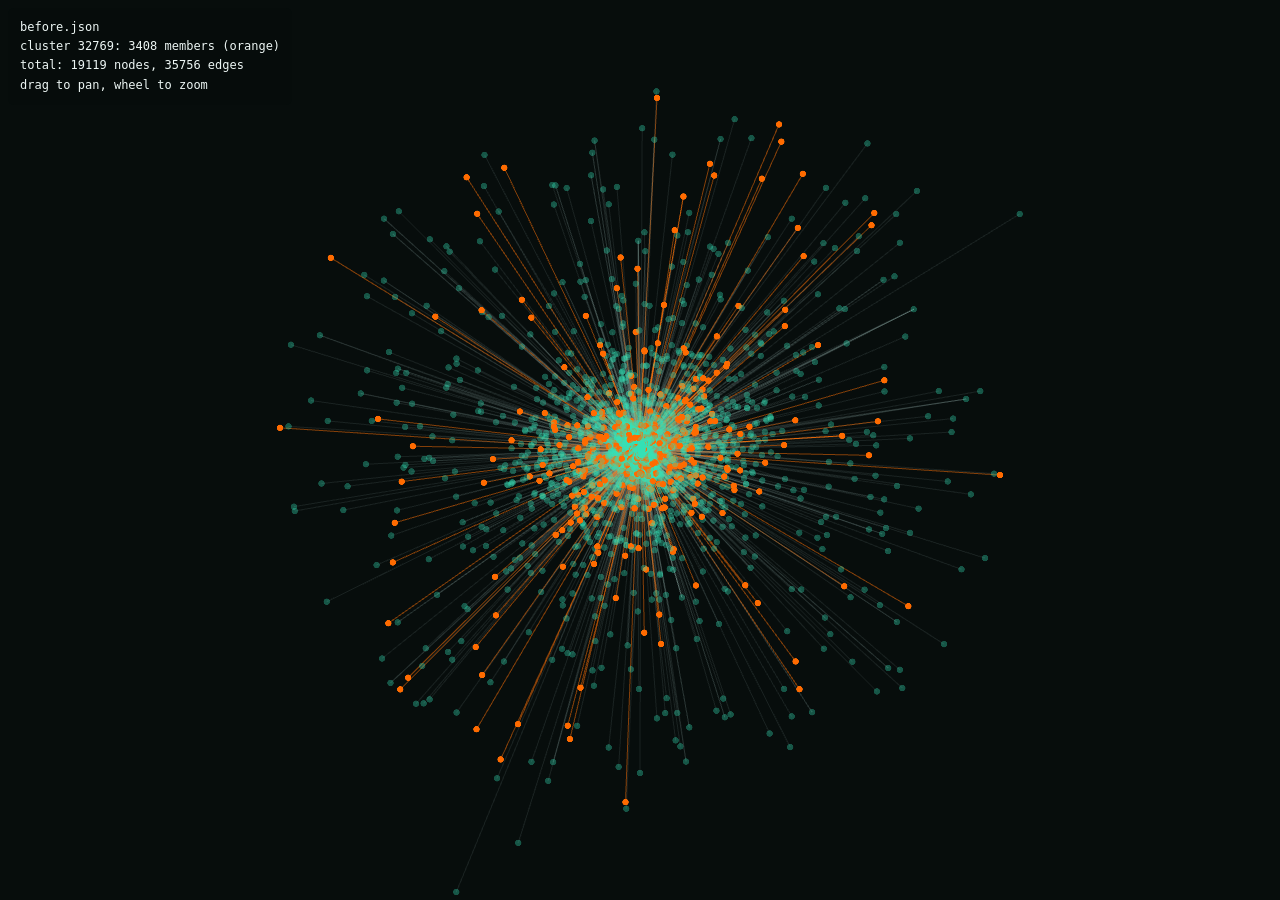
<file: spikes/cluster-aware-forces/index.html>
<!doctype html>
<!--
  Evaluation viewer for the cluster-visibility fix (see src-tauri/examples/
  cluster_aware_layout_spike.rs). Loads before.json / after.json (real
  positions, real cluster 32769 membership) and highlights that cluster's
  3,408 real members in a distinct color against the rest of the real graph,
  so the before/after difference is visible directly, not just in the
  maxDist number.

  Usage: serve this directory over HTTP, then open
  ?file=before.json or ?file=after.json
-->
<html>
<head>
<meta charset="utf-8">
<title>Cluster-aware forces evaluation</title>
<style>
  html, body { margin: 0; height: 100%; background: #070d0c; overflow: hidden; }
  canvas { display: block; width: 100%; height: 100%; cursor: grab; }
  #hud {
    position: fixed; top: 8px; left: 8px; color: #EDF6F4; background: rgba(7,13,12,.85);
    font: 12px ui-monospace, Consolas, monospace; padding: 10px 12px; border-radius: 6px;
    line-height: 1.6; white-space: pre; z-index: 10;
  }
</style>
</head>
<body>
<canvas id="c"></canvas>
<div id="hud">loading…</div>
<script>
const params = new URLSearchParams(location.search);
const file = params.get('file') || 'before.json';
const CLUSTER_MEMBERS_URL = 'members.json';

function vertexShaderSrc(type) { return `#version 300 es
  layout(location=0) in vec2 aQuadPos;
  layout(location=1) in vec2 aInstancePos;
  layout(location=2) in vec4 aInstanceColor;
  uniform vec4 uView;
  uniform float uNodeRadiusPx;
  uniform vec2 uCanvasSize;
  out vec2 vLocal;
  out vec4 vColor;
  void main() {
    vec2 world = aInstancePos;
    vec2 centered = (world - uView.xy) * uView.z;
    ${type === 'node' ? `
    vec2 offsetPx = aQuadPos * uNodeRadiusPx;
    vec2 offsetClip = offsetPx / uCanvasSize * 2.0;
    vLocal = aQuadPos;
    vColor = aInstanceColor;
    gl_Position = vec4(centered.x * uView.w + offsetClip.x, centered.y + offsetClip.y, 0.0, 1.0);
    ` : `
    vLocal = vec2(0.0);
    vColor = aInstanceColor;
    gl_Position = vec4(centered.x * uView.w, centered.y, 0.0, 1.0);
    `}
  }`;
}
const nodeFragSrc = `#version 300 es
  precision mediump float;
  in vec2 vLocal; in vec4 vColor; out vec4 outColor;
  void main() {
    float d = length(vLocal);
    if (d > 1.0) discard;
    outColor = vec4(vColor.rgb, vColor.a * smoothstep(1.0, 0.82, d));
  }`;
const edgeFragSrc = `#version 300 es
  precision mediump float;
  in vec4 vColor; out vec4 outColor;
  void main() { outColor = vColor; }`;

function compile(gl, type, src) {
  const s = gl.createShader(type); gl.shaderSource(s, src); gl.compileShader(s);
  if (!gl.getShaderParameter(s, gl.COMPILE_STATUS)) throw new Error(gl.getShaderInfoLog(s));
  return s;
}
function link(gl, vs, fs) {
  const p = gl.createProgram();
  gl.attachShader(p, compile(gl, gl.VERTEX_SHADER, vs));
  gl.attachShader(p, compile(gl, gl.FRAGMENT_SHADER, fs));
  gl.linkProgram(p);
  if (!gl.getProgramParameter(p, gl.LINK_STATUS)) throw new Error(gl.getProgramInfoLog(p));
  return p;
}

async function main() {
  const [data, memberIds] = await Promise.all([
    fetch(file).then(r => r.json()),
    fetch(CLUSTER_MEMBERS_URL).then(r => r.json()).catch(() => []),
  ]);
  const memberSet = new Set(memberIds);
  const nodes = data.nodes;
  const indexOf = new Map(); nodes.forEach((n, i) => indexOf.set(n.id, i));

  const positions = new Float32Array(nodes.length * 2);
  const colors = new Float32Array(nodes.length * 4);
  nodes.forEach((n, i) => {
    positions[i*2] = n.x; positions[i*2+1] = n.y;
    const inCluster = memberSet.has(n.id);
    const [r,g,b,a] = inCluster ? [1.0, 0.42, 0.0, 1.0] : [0.184, 0.851, 0.686, 0.35];
    colors[i*4]=r; colors[i*4+1]=g; colors[i*4+2]=b; colors[i*4+3]=a;
  });

  const validEdges = data.edges.filter(([a,b]) => indexOf.has(a) && indexOf.has(b));
  const edgePos = new Float32Array(validEdges.length*4);
  const edgeColor = new Float32Array(validEdges.length*8);
  validEdges.forEach(([a,b], i) => {
    const ia = indexOf.get(a), ib = indexOf.get(b);
    edgePos[i*4]=positions[ia*2]; edgePos[i*4+1]=positions[ia*2+1];
    edgePos[i*4+2]=positions[ib*2]; edgePos[i*4+3]=positions[ib*2+1];
    const bothInCluster = memberSet.has(a) && memberSet.has(b);
    const [r,g,b2,al] = bothInCluster ? [1.0,0.42,0.0,0.5] : [0.486,0.580,0.561,0.15];
    for (let v=0;v<2;v++){edgeColor[i*8+v*4]=r;edgeColor[i*8+v*4+1]=g;edgeColor[i*8+v*4+2]=b2;edgeColor[i*8+v*4+3]=al;}
  });

  let minX=Infinity,maxX=-Infinity,minY=Infinity,maxY=-Infinity;
  for (const idx of memberSet.size ? [...memberSet].map(id=>indexOf.get(id)).filter(x=>x!==undefined) : nodes.map((_,i)=>i)) {
    minX=Math.min(minX,positions[idx*2]); maxX=Math.max(maxX,positions[idx*2]);
    minY=Math.min(minY,positions[idx*2+1]); maxY=Math.max(maxY,positions[idx*2+1]);
  }
  const centerX=(minX+maxX)/2, centerY=(minY+maxY)/2;
  const extent = Math.max(maxX-minX, maxY-minY) || 1;

  const canvas = document.getElementById('c');
  const gl = canvas.getContext('webgl2', {antialias:true});
  const nodeProgram = link(gl, vertexShaderSrc('node'), nodeFragSrc);
  const edgeProgram = link(gl, vertexShaderSrc('edge'), edgeFragSrc);

  const quadBuf = gl.createBuffer();
  gl.bindBuffer(gl.ARRAY_BUFFER, quadBuf);
  gl.bufferData(gl.ARRAY_BUFFER, new Float32Array([-1,-1,1,-1,-1,1,-1,1,1,-1,1,1]), gl.STATIC_DRAW);
  const posBuf = gl.createBuffer();
  gl.bindBuffer(gl.ARRAY_BUFFER, posBuf); gl.bufferData(gl.ARRAY_BUFFER, positions, gl.STATIC_DRAW);
  const colorBuf = gl.createBuffer();
  gl.bindBuffer(gl.ARRAY_BUFFER, colorBuf); gl.bufferData(gl.ARRAY_BUFFER, colors, gl.STATIC_DRAW);
  const nodeVao = gl.createVertexArray();
  gl.bindVertexArray(nodeVao);
  gl.bindBuffer(gl.ARRAY_BUFFER, quadBuf); gl.enableVertexAttribArray(0); gl.vertexAttribPointer(0,2,gl.FLOAT,false,0,0);
  gl.bindBuffer(gl.ARRAY_BUFFER, posBuf); gl.enableVertexAttribArray(1); gl.vertexAttribPointer(1,2,gl.FLOAT,false,0,0); gl.vertexAttribDivisor(1,1);
  gl.bindBuffer(gl.ARRAY_BUFFER, colorBuf); gl.enableVertexAttribArray(2); gl.vertexAttribPointer(2,4,gl.FLOAT,false,0,0); gl.vertexAttribDivisor(2,1);
  gl.bindVertexArray(null);

  const edgePosBuf = gl.createBuffer(); gl.bindBuffer(gl.ARRAY_BUFFER, edgePosBuf); gl.bufferData(gl.ARRAY_BUFFER, edgePos, gl.STATIC_DRAW);
  const edgeColorBuf = gl.createBuffer(); gl.bindBuffer(gl.ARRAY_BUFFER, edgeColorBuf); gl.bufferData(gl.ARRAY_BUFFER, edgeColor, gl.STATIC_DRAW);
  const edgeVao = gl.createVertexArray();
  gl.bindVertexArray(edgeVao);
  gl.bindBuffer(gl.ARRAY_BUFFER, edgePosBuf); gl.enableVertexAttribArray(1); gl.vertexAttribPointer(1,2,gl.FLOAT,false,0,0);
  gl.bindBuffer(gl.ARRAY_BUFFER, edgeColorBuf); gl.enableVertexAttribArray(2); gl.vertexAttribPointer(2,4,gl.FLOAT,false,0,0);
  gl.bindVertexArray(null);

  gl.enable(gl.BLEND); gl.blendFunc(gl.SRC_ALPHA, gl.ONE_MINUS_SRC_ALPHA);

  // Optional overrides so before/after can be screenshotted at the exact
  // same camera (otherwise each auto-fits to its own cluster extent, which
  // differ, making a direct visual comparison misleading).
  let scale = params.has('scale') ? Number(params.get('scale')) : 1.6/extent;
  let panX = params.has('panx') ? Number(params.get('panx')) : centerX;
  let panY = params.has('pany') ? Number(params.get('pany')) : centerY;
  function resize(){ const dpr=devicePixelRatio||1; canvas.width=canvas.clientWidth*dpr; canvas.height=canvas.clientHeight*dpr; gl.viewport(0,0,canvas.width,canvas.height); }
  window.addEventListener('resize', resize); resize();
  let dragging=false,lastX=0,lastY=0;
  canvas.addEventListener('mousedown',e=>{dragging=true;lastX=e.clientX;lastY=e.clientY;});
  window.addEventListener('mouseup',()=>dragging=false);
  window.addEventListener('mousemove',e=>{ if(!dragging)return; const dx=e.clientX-lastX,dy=e.clientY-lastY; lastX=e.clientX;lastY=e.clientY;
    panX -= dx/(canvas.height/2)/scale; panY += dy/(canvas.height/2)/scale; });
  canvas.addEventListener('wheel',e=>{e.preventDefault(); scale *= Math.exp(-e.deltaY*0.001);},{passive:false});

  const hud = document.getElementById('hud');
  function render(){
    resize();
    gl.clearColor(0.027,0.051,0.047,1); gl.clear(gl.COLOR_BUFFER_BIT);
    const aspect = canvas.height/canvas.width;
    const view = [panX,panY,scale,aspect];
    gl.useProgram(edgeProgram); gl.uniform4fv(gl.getUniformLocation(edgeProgram,'uView'),view);
    gl.bindVertexArray(edgeVao); gl.drawArrays(gl.LINES,0,validEdges.length*2);
    gl.useProgram(nodeProgram); gl.uniform4fv(gl.getUniformLocation(nodeProgram,'uView'),view);
    gl.uniform1f(gl.getUniformLocation(nodeProgram,'uNodeRadiusPx'), 3.5*devicePixelRatio);
    gl.uniform2f(gl.getUniformLocation(nodeProgram,'uCanvasSize'), canvas.width, canvas.height);
    gl.bindVertexArray(nodeVao); gl.drawArraysInstanced(gl.TRIANGLES,0,6,nodes.length);
    hud.textContent = `${file}\ncluster 32769: ${memberSet.size} members (orange)\ntotal: ${nodes.length} nodes, ${validEdges.length} edges\ndrag to pan, wheel to zoom`;
    requestAnimationFrame(render);
  }
  requestAnimationFrame(render);
}
main().catch(e => { document.getElementById('hud').textContent = 'ERROR: ' + e.message; console.error(e); });
</script>
</body>
</html>
</file>
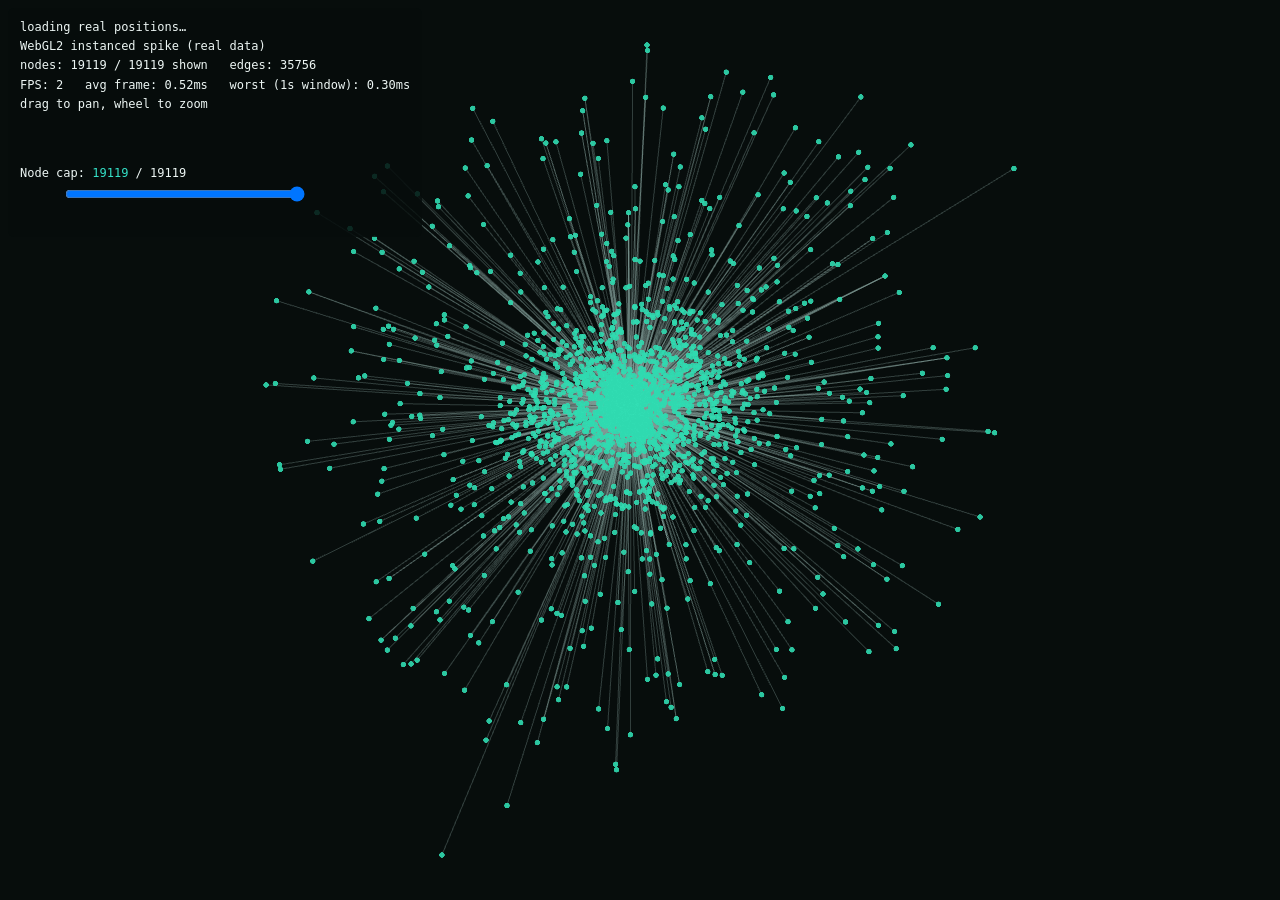
<file: spikes/webgl2-instanced/index.html>
<!doctype html>
<!--
  Rendering spike A: "webview done properly" -- instanced WebGL2 for nodes,
  one buffered line pass for edges, no sigma.js/graphology, no 800-node cap.
  Real data: positions.json is dumped by
  src-tauri/examples/dump_layout_positions.rs from the actual production
  Rust GPU layout engine against the real 19,119-node/35,756-edge snapshot.

  This is a measurement spike, not production code -- no risk-tier coloring,
  no hover/click/modal wiring, no LOD beyond the node-cap slider (which
  exists here only to demonstrate the point, not as a real LOD design).

  Usage: serve this directory over HTTP (fetch() needs http:// or https://,
  not file://) with positions.json alongside index.html, e.g.:
    cd spikes/webgl2-instanced && python -m http.server 8790
  then open http://127.0.0.1:8790/ in the window you want to measure.
-->
<html>
<head>
<meta charset="utf-8">
<title>WebGL2 instanced spike</title>
<style>
  html, body { margin: 0; height: 100%; background: #070d0c; overflow: hidden; }
  canvas { display: block; width: 100%; height: 100%; cursor: grab; }
  canvas:active { cursor: grabbing; }
  #hud {
    position: fixed; top: 8px; left: 8px; color: #EDF6F4; background: rgba(7,13,12,.85);
    font: 12px ui-monospace, Consolas, monospace; padding: 10px 12px; border-radius: 6px;
    line-height: 1.6; white-space: pre; z-index: 10; min-width: 260px;
  }
  #hud b { color: #35E0C7; }
  #controls { margin-top: 8px; }
  #controls label { display: block; margin-top: 4px; }
  #nodeCapVal { color: #35E0C7; }
</style>
</head>
<body>
<canvas id="c"></canvas>
<div id="hud">loading real positions…</div>
<script>
const hud = document.getElementById('hud');

function vertexShaderSrc(type) { return `#version 300 es
  layout(location=0) in vec2 aQuadPos;   // unit quad, only used for nodes
  layout(location=1) in vec2 aInstancePos; // per-node world position
  uniform vec4 uView; // centerX, centerY, scale, aspect(canvas.h/canvas.w)
  uniform float uNodeRadiusPx;
  uniform vec2 uCanvasSize;
  out vec2 vLocal;
  void main() {
    vec2 world = aInstancePos;
    vec2 centered = (world - uView.xy) * uView.z;
    ${type === 'node' ? `
    vec2 offsetPx = aQuadPos * uNodeRadiusPx;
    vec2 offsetClip = offsetPx / uCanvasSize * 2.0;
    vLocal = aQuadPos;
    gl_Position = vec4(centered.x * uView.w + offsetClip.x, centered.y + offsetClip.y, 0.0, 1.0);
    ` : `
    vLocal = vec2(0.0);
    gl_Position = vec4(centered.x * uView.w, centered.y, 0.0, 1.0);
    `}
  }`;
}

const nodeFragSrc = `#version 300 es
  precision mediump float;
  in vec2 vLocal;
  uniform vec4 uColor;
  out vec4 outColor;
  void main() {
    float d = length(vLocal);
    if (d > 1.0) discard;
    float alpha = smoothstep(1.0, 0.82, d);
    outColor = vec4(uColor.rgb, uColor.a * alpha);
  }`;

const edgeFragSrc = `#version 300 es
  precision mediump float;
  uniform vec4 uColor;
  out vec4 outColor;
  void main() { outColor = uColor; }`;

function compile(gl, type, src) {
  const s = gl.createShader(type);
  gl.shaderSource(s, src);
  gl.compileShader(s);
  if (!gl.getShaderParameter(s, gl.COMPILE_STATUS)) throw new Error(gl.getShaderInfoLog(s));
  return s;
}
function link(gl, vsSrc, fsSrc) {
  const p = gl.createProgram();
  gl.attachShader(p, compile(gl, gl.VERTEX_SHADER, vsSrc));
  gl.attachShader(p, compile(gl, gl.FRAGMENT_SHADER, fsSrc));
  gl.linkProgram(p);
  if (!gl.getProgramParameter(p, gl.LINK_STATUS)) throw new Error(gl.getProgramInfoLog(p));
  return p;
}

async function main() {
  const res = await fetch('positions.json');
  const data = await res.json();
  const nodes = data.nodes; // [{id,x,y}]
  const edgesRaw = data.edges; // [[srcId,dstId]]
  const indexOf = new Map();
  nodes.forEach((n, i) => indexOf.set(n.id, i));

  const nodePositions = new Float32Array(nodes.length * 2);
  nodes.forEach((n, i) => { nodePositions[i * 2] = n.x; nodePositions[i * 2 + 1] = n.y; });

  const validEdges = edgesRaw.filter(([a, b]) => indexOf.has(a) && indexOf.has(b));
  const edgeVerts = new Float32Array(validEdges.length * 2 * 2);
  validEdges.forEach(([a, b], i) => {
    const ia = indexOf.get(a), ib = indexOf.get(b);
    edgeVerts[i * 4 + 0] = nodePositions[ia * 2]; edgeVerts[i * 4 + 1] = nodePositions[ia * 2 + 1];
    edgeVerts[i * 4 + 2] = nodePositions[ib * 2]; edgeVerts[i * 4 + 3] = nodePositions[ib * 2 + 1];
  });

  let minX = Infinity, maxX = -Infinity, minY = Infinity, maxY = -Infinity;
  for (let i = 0; i < nodes.length; i++) {
    minX = Math.min(minX, nodePositions[i * 2]); maxX = Math.max(maxX, nodePositions[i * 2]);
    minY = Math.min(minY, nodePositions[i * 2 + 1]); maxY = Math.max(maxY, nodePositions[i * 2 + 1]);
  }
  const centerX = (minX + maxX) / 2, centerY = (minY + maxY) / 2;
  const extent = Math.max(maxX - minX, maxY - minY) || 1;

  const canvas = document.getElementById('c');
  const gl = canvas.getContext('webgl2', { antialias: true });
  if (!gl) { hud.textContent = 'WebGL2 not available in this context.'; return; }

  const nodeProgram = link(gl, vertexShaderSrc('node'), nodeFragSrc);
  const edgeProgram = link(gl, vertexShaderSrc('edge'), edgeFragSrc);

  // Unit quad (two triangles) for instanced node rendering.
  const quadBuf = gl.createBuffer();
  gl.bindBuffer(gl.ARRAY_BUFFER, quadBuf);
  gl.bufferData(gl.ARRAY_BUFFER, new Float32Array([-1,-1, 1,-1, -1,1, -1,1, 1,-1, 1,1]), gl.STATIC_DRAW);

  const instanceBuf = gl.createBuffer();
  gl.bindBuffer(gl.ARRAY_BUFFER, instanceBuf);
  gl.bufferData(gl.ARRAY_BUFFER, nodePositions, gl.STATIC_DRAW);

  const nodeVao = gl.createVertexArray();
  gl.bindVertexArray(nodeVao);
  gl.bindBuffer(gl.ARRAY_BUFFER, quadBuf);
  gl.enableVertexAttribArray(0);
  gl.vertexAttribPointer(0, 2, gl.FLOAT, false, 0, 0);
  gl.bindBuffer(gl.ARRAY_BUFFER, instanceBuf);
  gl.enableVertexAttribArray(1);
  gl.vertexAttribPointer(1, 2, gl.FLOAT, false, 0, 0);
  gl.vertexAttribDivisor(1, 1); // one instance position per node, not per vertex
  gl.bindVertexArray(null);

  const edgeBuf = gl.createBuffer();
  gl.bindBuffer(gl.ARRAY_BUFFER, edgeBuf);
  gl.bufferData(gl.ARRAY_BUFFER, edgeVerts, gl.STATIC_DRAW);
  const edgeVao = gl.createVertexArray();
  gl.bindVertexArray(edgeVao);
  gl.bindBuffer(gl.ARRAY_BUFFER, edgeBuf);
  gl.enableVertexAttribArray(1);
  gl.vertexAttribPointer(1, 2, gl.FLOAT, false, 0, 0);
  gl.bindVertexArray(null);

  gl.enable(gl.BLEND);
  gl.blendFunc(gl.SRC_ALPHA, gl.ONE_MINUS_SRC_ALPHA);

  // Camera: view = [centerX, centerY, scale, aspect]. scale maps world
  // units to a -1..1 NDC box before the aspect correction on X.
  let scale = 1.8 / extent;
  let panX = centerX, panY = centerY;
  let nodeCap = nodes.length;

  function resize() {
    canvas.width = canvas.clientWidth * devicePixelRatio;
    canvas.height = canvas.clientHeight * devicePixelRatio;
    gl.viewport(0, 0, canvas.width, canvas.height);
  }
  window.addEventListener('resize', resize);
  resize();

  let dragging = false, lastX = 0, lastY = 0;
  canvas.addEventListener('mousedown', e => { dragging = true; lastX = e.clientX; lastY = e.clientY; });
  window.addEventListener('mouseup', () => dragging = false);
  window.addEventListener('mousemove', e => {
    if (!dragging) return;
    const dx = e.clientX - lastX, dy = e.clientY - lastY;
    lastX = e.clientX; lastY = e.clientY;
    panX -= dx / (canvas.height / 2) / scale;
    panY += dy / (canvas.height / 2) / scale;
  });
  canvas.addEventListener('wheel', e => {
    e.preventDefault();
    const factor = Math.exp(-e.deltaY * 0.001);
    scale *= factor;
  }, { passive: false });

  // ---- FPS / frame-time HUD, plus a node-cap slider to demo LOD's effect.
  let frameCount = 0, lastFpsT = performance.now(), fps = 0;
  let worstFrameMs = 0, worstFrameWindowStart = performance.now();
  const frameTimes = [];

  const controlsDiv = document.createElement('div');
  controlsDiv.id = 'controls';
  controlsDiv.innerHTML = `
    <label>Node cap: <span id="nodeCapVal">${nodes.length}</span> / ${nodes.length}
      <input id="nodeCapSlider" type="range" min="200" max="${nodes.length}" value="${nodes.length}" style="width:240px;">
    </label>`;
  hud.appendChild(controlsDiv);
  document.getElementById('nodeCapSlider').addEventListener('input', e => {
    nodeCap = Number(e.target.value);
    document.getElementById('nodeCapVal').textContent = nodeCap;
  });

  const hudText = document.createElement('div');
  hud.insertBefore(hudText, controlsDiv);

  function render() {
    const t0 = performance.now();
    resize();
    gl.clearColor(0.027, 0.051, 0.047, 1);
    gl.clear(gl.COLOR_BUFFER_BIT);

    const aspect = canvas.height / canvas.width;
    const view = [panX, panY, scale, aspect];

    // Edges first (single buffered draw call, all real edges in one gl.LINES pass).
    gl.useProgram(edgeProgram);
    gl.uniform4fv(gl.getUniformLocation(edgeProgram, 'uView'), view);
    gl.uniform4f(gl.getUniformLocation(edgeProgram, 'uColor'), 0.486, 0.580, 0.561, 0.35);
    gl.bindVertexArray(edgeVao);
    gl.drawArrays(gl.LINES, 0, validEdges.length * 2);

    // Nodes: one instanced draw call for the capped node count.
    gl.useProgram(nodeProgram);
    gl.uniform4fv(gl.getUniformLocation(nodeProgram, 'uView'), view);
    gl.uniform1f(gl.getUniformLocation(nodeProgram, 'uNodeRadiusPx'), 3.0 * devicePixelRatio);
    gl.uniform2f(gl.getUniformLocation(nodeProgram, 'uCanvasSize'), canvas.width, canvas.height);
    gl.uniform4f(gl.getUniformLocation(nodeProgram, 'uColor'), 0.184, 0.851, 0.686, 0.9);
    gl.bindVertexArray(nodeVao);
    gl.drawArraysInstanced(gl.TRIANGLES, 0, 6, nodeCap);

    const t1 = performance.now();
    const frameMs = t1 - t0;
    frameTimes.push(frameMs);
    if (frameTimes.length > 300) frameTimes.shift();
    if (t1 - worstFrameWindowStart > 1000) { worstFrameMs = 0; worstFrameWindowStart = t1; }
    worstFrameMs = Math.max(worstFrameMs, frameMs);

    frameCount++;
    if (t1 - lastFpsT > 500) {
      fps = (frameCount * 1000) / (t1 - lastFpsT);
      frameCount = 0; lastFpsT = t1;
      const avgMs = frameTimes.reduce((a, b) => a + b, 0) / frameTimes.length;
      hudText.textContent =
        `WebGL2 instanced spike (real data)\n` +
        `nodes: ${nodeCap} / ${nodes.length} shown   edges: ${validEdges.length}\n` +
        `FPS: ${fps.toFixed(0)}   avg frame: ${avgMs.toFixed(2)}ms   worst (1s window): ${worstFrameMs.toFixed(2)}ms\n` +
        `drag to pan, wheel to zoom`;
    }
    requestAnimationFrame(render);
  }
  requestAnimationFrame(render);
}
main().catch(err => { hud.textContent = 'ERROR: ' + err.message; console.error(err); });
</script>
</body>
</html>
</file>
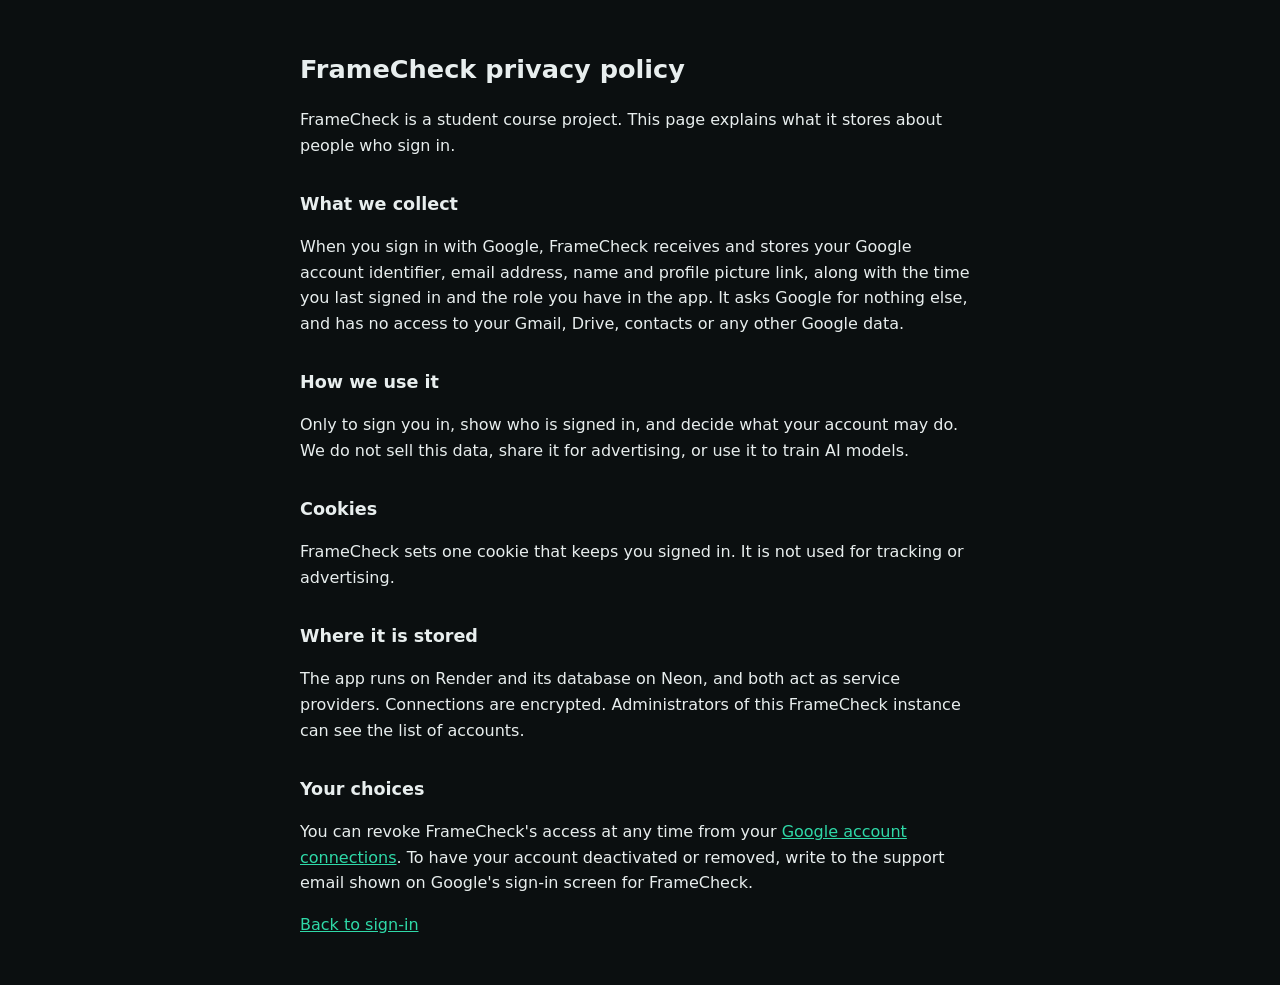
<file: frontend/privacy.html>
<!doctype html>
<html lang="en">
<head>
<meta charset="utf-8">
<meta name="viewport" content="width=device-width,initial-scale=1">
<title>Privacy policy - FrameCheck</title>
<style>
body{margin:0;background:#0b0f10;color:#e8eeee;font:16px/1.6 system-ui,sans-serif}
main{max-width:680px;margin:0 auto;padding:32px 16px}
h1{font-size:1.6rem}h2{font-size:1.1rem;margin-top:1.8em}a{color:#2fd9a8}
</style>
</head>
<body>
<main>
<h1>FrameCheck privacy policy</h1>
<p>FrameCheck is a student course project. This page explains what it stores about people who sign in.</p>

<h2>What we collect</h2>
<p>When you sign in with Google, FrameCheck receives and stores your Google account identifier, email address,
name and profile picture link, along with the time you last signed in and the role you have in the app. It asks
Google for nothing else, and has no access to your Gmail, Drive, contacts or any other Google data.</p>

<h2>How we use it</h2>
<p>Only to sign you in, show who is signed in, and decide what your account may do. We do not sell this data, share
it for advertising, or use it to train AI models.</p>

<h2>Cookies</h2>
<p>FrameCheck sets one cookie that keeps you signed in. It is not used for tracking or advertising.</p>

<h2>Where it is stored</h2>
<p>The app runs on Render and its database on Neon, and both act as service providers. Connections are encrypted.
Administrators of this FrameCheck instance can see the list of accounts.</p>

<h2>Your choices</h2>
<p>You can revoke FrameCheck's access at any time from your
<a href="https://myaccount.google.com/connections" rel="noopener">Google account connections</a>. To have your
account deactivated or removed, write to the support email shown on Google's sign-in screen for FrameCheck.</p>

<p><a href="/">Back to sign-in</a></p>
</main>
</body>
</html>
</file>
<file: frontend/landing.css>
/*
FrameCheck — landing page
Visual language adapted from TemplateMo 622 Clearwave (templatemo.com/tm-622-clearwave,
free for personal and commercial use), rebuilt for a DBMS course project.
*/

/* ── TOKENS ── */
:root {
  --bg:           #070D0C;
  --bg-alt:       #0B1614;
  --surface:      rgba(255,255,255,0.035);
  --surface-2:    rgba(255,255,255,0.055);
  --surface-3:    rgba(255,255,255,0.03);
  --surface-deep: #0A1412;
  --accent:       #1A7A6E;
  --accent-mid:   #2A9D8F;
  --accent-light: #5BBFB5;
  --accent-glow:  #35E0C7;
  --accent-ghost: rgba(53,224,199,0.10);
  --accent-border:rgba(53,224,199,0.25);
  --text-1:       #EDF6F4;
  --text-2:       #A6BDB9;
  --text-3:       #71918C;
  --border:       rgba(255,255,255,0.09);
  --shadow-sm:    0 2px 20px rgba(0,0,0,0.35);
  --shadow-md:    0 16px 48px rgba(0,0,0,0.45);
  --shadow-lg:    0 32px 90px rgba(0,0,0,0.55);
  --silk:         cubic-bezier(0.16, 1, 0.3, 1);
  --silk-dur:     0.8s;
  --radius:       16px;
  --radius-lg:    24px;
  /* semantic tiers, shared with the dashboard */
  --low:  #2FD9A8;
  --med:  #E8A63D;
  --high: #E5675A;
}

/* ── RESET ── */
*, *::before, *::after { box-sizing: border-box; margin: 0; padding: 0; }
html { scroll-behavior: smooth; font-size: 16px; scroll-padding-top: 84px; }
body {
  font-family: 'DM Sans', sans-serif;
  background: var(--bg);
  color: var(--text-1);
  overflow-x: hidden;
  -webkit-font-smoothing: antialiased;
}
a { text-decoration: none; color: inherit; }
ul { list-style: none; }
img { display: block; max-width: 100%; }
button { cursor: pointer; border: none; background: none; font-family: inherit; }

/* ambient background glow — two slow-drifting blobs anchored to the viewport */
html::before, html::after {
  content: ''; position: fixed; pointer-events: none; z-index: -2; filter: blur(10px);
}
html::before {
  top: -12%; left: -10%; width: 60vw; height: 60vw; max-width: 820px; max-height: 820px;
  background: radial-gradient(circle at center, rgba(53,224,199,0.16) 0%, rgba(53,224,199,0.05) 45%, transparent 72%);
  animation: blobDriftA 26s ease-in-out infinite;
}
html::after {
  bottom: -16%; right: -12%; width: 50vw; height: 50vw; max-width: 680px; max-height: 680px;
  background: radial-gradient(circle at center, rgba(26,122,110,0.22) 0%, rgba(26,122,110,0.06) 45%, transparent 70%);
  animation: blobDriftB 32s ease-in-out infinite;
}
@keyframes blobDriftA { 0%, 100% { transform: translate(0,0) scale(1); } 50% { transform: translate(4%, 3%) scale(1.08); } }
@keyframes blobDriftB { 0%, 100% { transform: translate(0,0) scale(1); } 50% { transform: translate(-3%, -4%) scale(0.94); } }
@media (prefers-reduced-motion: reduce) { html::before, html::after { animation: none; } }

body::before {
  content: '';
  position: fixed; inset: 0; pointer-events: none; z-index: 0; opacity: 0.035;
  background-image: url("data:image/svg+xml,%3Csvg viewBox='0 0 256 256' xmlns='http://www.w3.org/2000/svg'%3E%3Cfilter id='noise'%3E%3CfeTurbulence type='fractalNoise' baseFrequency='0.9' numOctaves='4' stitchTiles='stitch'/%3E%3C/filter%3E%3Crect width='100%25' height='100%25' filter='url(%23noise)'/%3E%3C/svg%3E");
  background-size: 128px 128px;
}

/* glass surfaces — shared frosted treatment for card-like components */
.hero-badge, .hero-dashboard, .feature-visual, .fv-card, .step-card, .stack-tile,
.nav.scrolled, .spotlight-stat, .db-stat {
  backdrop-filter: blur(20px); -webkit-backdrop-filter: blur(20px);
}

/* ── UTILITY ── */
.container { max-width: 1160px; margin: 0 auto; padding: 0 32px; }
.section-label {
  display: inline-flex; align-items: center; gap: 8px;
  font-size: 0.8125rem; font-weight: 600; letter-spacing: 0.01em;
  color: var(--accent-glow);
  background: var(--accent-ghost); border: 1px solid var(--accent-border);
  padding: 6px 14px; border-radius: 100px; margin-bottom: 20px;
}
.section-label::before { content: ''; width: 6px; height: 6px; background: var(--accent-glow); border-radius: 50%; box-shadow: 0 0 8px var(--accent-glow); }
.section-title {
  font-family: 'DM Sans', sans-serif;
  font-size: clamp(2rem, 4vw, 3rem);
  font-weight: 700; letter-spacing: -0.03em; line-height: 1.15; color: var(--text-1);
}
.section-title em { font-style: italic; font-family: 'Playfair Display', serif; color: var(--accent-glow); }
.section-sub { font-size: 1.0625rem; line-height: 1.75; color: var(--text-2); max-width: 560px; margin-top: 16px; }

.reveal { opacity: 0; transform: translateY(28px); transition: opacity 0.7s var(--silk), transform 0.7s var(--silk); }
.reveal.visible { opacity: 1; transform: none; }
.reveal-delay-1 { transition-delay: 0.1s; }
.reveal-delay-2 { transition-delay: 0.2s; }
.reveal-delay-3 { transition-delay: 0.3s; }
.reveal-delay-4 { transition-delay: 0.4s; }

/* ══════════════════════════════════════════
   1. NAV
══════════════════════════════════════════ */
.nav {
  position: fixed; top: 0; left: 0; right: 0; z-index: 1000; padding: 20px 0;
  transition: padding var(--silk-dur) var(--silk), background var(--silk-dur) var(--silk), box-shadow var(--silk-dur) var(--silk);
}
.nav.scrolled {
  padding: 12px 0; background: rgba(7,13,12,0.78);
  box-shadow: 0 1px 0 var(--border), var(--shadow-sm);
}
.nav-inner { display: flex; align-items: center; justify-content: space-between; max-width: 1160px; margin: 0 auto; padding: 0 32px; }
.nav-logo { display: flex; align-items: center; gap: 9px; font-size: 1.15rem; font-weight: 700; letter-spacing: -0.03em; color: var(--text-1); }
.nav-logo-mark {
  width: 28px; height: 28px; border-radius: 8px; flex-shrink: 0;
  background: linear-gradient(135deg, var(--accent), var(--accent-mid));
  box-shadow: 0 0 20px rgba(53,224,199,0.35);
  display: flex; align-items: center; justify-content: center;
  color: #fff; font-size: 11px; font-weight: 700; letter-spacing: -0.02em;
}
.nav-logo em { font-style: italic; font-family: 'Playfair Display', serif; color: var(--accent-glow); font-weight: 600; }
.nav-links { display: flex; align-items: center; gap: 30px; }
.nav-links a {
  font-size: 0.9rem; font-weight: 500; color: var(--text-2);
  position: relative; padding: 7px 16px; border-radius: 100px;
  box-shadow: inset 0 0 0 0px var(--accent-border);
  transition: color 0.4s var(--silk), background 0.4s var(--silk), box-shadow 0.4s var(--silk);
}
.nav-links a:hover { color: var(--accent-glow); background: var(--accent-ghost); box-shadow: inset 0 0 0 1px var(--accent-border); }
.nav-cta { display: flex; align-items: center; gap: 12px; }
.btn-ghost {
  font-size: 0.875rem; font-weight: 500; color: var(--text-2);
  padding: 9px 20px; border-radius: 100px; transition: color 0.3s, background 0.3s;
}
.btn-ghost:hover { color: var(--accent-glow); background: var(--accent-ghost); }
.btn-primary {
  font-size: 0.875rem; font-weight: 600; color: #fff;
  background: var(--accent); padding: 10px 22px; border-radius: 100px;
  transition: background var(--silk-dur) var(--silk), transform var(--silk-dur) var(--silk), box-shadow var(--silk-dur) var(--silk);
  box-shadow: 0 4px 20px rgba(53,224,199,0.28);
}
.btn-primary:hover { background: var(--accent-mid); transform: scale(1.02); box-shadow: 0 6px 28px rgba(53,224,199,0.4); }

.nav-hamburger { display: none; flex-direction: column; gap: 5px; width: 28px; padding: 4px; cursor: pointer; }
.nav-hamburger span { display: block; height: 2px; background: var(--text-1); border-radius: 2px; transition: all 0.4s var(--silk); }
.nav-hamburger.open span:nth-child(1) { transform: translateY(7px) rotate(45deg); }
.nav-hamburger.open span:nth-child(2) { opacity: 0; transform: scaleX(0); }
.nav-hamburger.open span:nth-child(3) { transform: translateY(-7px) rotate(-45deg); }

.mobile-menu {
  position: fixed; inset: 0; z-index: 999; background: var(--bg);
  display: flex; flex-direction: column; align-items: center; justify-content: flex-start;
  opacity: 0; pointer-events: none; transition: opacity 0.4s var(--silk);
  overflow-y: auto; padding: 100px 32px 100px; -webkit-overflow-scrolling: touch;
}
.mobile-menu.open { opacity: 1; pointer-events: all; }
.mobile-menu a {
  font-size: 1.1rem; font-weight: 600; letter-spacing: -0.01em; color: var(--text-1);
  padding: 14px 0; width: 100%; text-align: center; border-bottom: 1px solid var(--border);
  opacity: 0; transform: translateY(16px);
  transition: opacity 0.5s var(--silk), transform 0.5s var(--silk), color 0.3s;
}
.mobile-menu a:first-child { border-top: 1px solid var(--border); }
.mobile-menu.open a { opacity: 1; transform: none; }
.mobile-menu a:hover { color: var(--accent-glow); }
.mobile-menu a:nth-child(1) { transition-delay: 0.05s; }
.mobile-menu a:nth-child(2) { transition-delay: 0.10s; }
.mobile-menu a:nth-child(3) { transition-delay: 0.15s; }
.mobile-menu a:nth-child(4) { transition-delay: 0.20s; }
.mobile-menu a:nth-child(5) { transition-delay: 0.25s; }
.mobile-menu .mobile-cta {
  margin-top: 28px; font-size: 0.9375rem; font-weight: 600; background: var(--accent); color: #fff;
  padding: 14px 40px; border-radius: 100px; border: none;
  opacity: 0; transform: translateY(16px);
  transition: opacity 0.5s var(--silk) 0.3s, transform 0.5s var(--silk) 0.3s, background 0.3s;
}
.mobile-menu.open .mobile-cta { opacity: 1; transform: none; }
.mobile-menu .mobile-cta:hover { background: var(--accent-mid); }

/* ══════════════════════════════════════════
   2. HERO
══════════════════════════════════════════ */
.hero { min-height: 100vh; display: flex; align-items: center; padding: 120px 0 80px; position: relative; overflow: hidden; }
.hero::before {
  content: ''; position: absolute; top: -10%; right: -5%;
  width: 55vw; height: 55vw; max-width: 720px; max-height: 720px;
  background: radial-gradient(ellipse at center, rgba(53,224,199,0.22) 0%, rgba(53,224,199,0.07) 50%, transparent 75%);
  border-radius: 50%; pointer-events: none;
}
.hero::after {
  content: ''; position: absolute; bottom: -15%; left: -8%;
  width: 40vw; height: 40vw; max-width: 500px; max-height: 500px;
  background: radial-gradient(ellipse at center, rgba(26,122,110,0.24) 0%, transparent 70%);
  border-radius: 50%; pointer-events: none;
}
.hero-inner { position: relative; z-index: 1; display: grid; grid-template-columns: 1fr 1fr; align-items: center; gap: 64px; }
.hero-badge {
  display: inline-flex; align-items: center; gap: 8px;
  background: var(--surface-2); border: 1px solid var(--accent-border);
  border-radius: 100px; padding: 6px 16px 6px 8px; margin-bottom: 28px; box-shadow: var(--shadow-sm);
}
.hero-badge-dot {
  width: 24px; height: 24px; border-radius: 50%; background: var(--accent);
  display: flex; align-items: center; justify-content: center; font-size: 11px; color: #fff; font-weight: 700; flex-shrink: 0;
}
.hero-badge span { font-size: 0.8125rem; font-weight: 500; color: var(--text-2); }
.hero-badge strong { color: var(--accent-glow); }
.hero-title { font-size: clamp(2.6rem, 5vw, 4.2rem); font-weight: 700; letter-spacing: -0.04em; line-height: 1.1; margin-bottom: 24px; }
.hero-title em { font-style: italic; font-family: 'Playfair Display', serif; color: var(--accent-glow); }
.hero-sub { font-size: 1.0625rem; line-height: 1.75; color: var(--text-2); max-width: 500px; margin-bottom: 40px; }
.hero-actions { display: flex; align-items: center; gap: 14px; flex-wrap: wrap; }
.btn-primary-lg {
  font-size: 0.9375rem; font-weight: 600; color: #fff; background: var(--accent);
  padding: 14px 32px; border-radius: 100px; display: flex; align-items: center; gap: 10px;
  transition: background var(--silk-dur) var(--silk), transform var(--silk-dur) var(--silk), box-shadow var(--silk-dur) var(--silk);
  box-shadow: 0 6px 28px rgba(53,224,199,0.32);
}
.btn-primary-lg:hover { background: var(--accent-mid); transform: scale(1.02); box-shadow: 0 10px 40px rgba(53,224,199,0.45); }
.btn-primary-lg .btn-arrow { transition: transform 0.4s var(--silk); }
.btn-primary-lg:hover .btn-arrow { transform: translateX(4px); }
.btn-outline-lg {
  font-size: 0.9375rem; font-weight: 500; color: var(--accent-glow);
  border: 1.5px solid var(--accent-border); padding: 13px 28px; border-radius: 100px;
  display: flex; align-items: center; gap: 8px;
  transition: background 0.4s var(--silk), border-color 0.4s var(--silk), transform var(--silk-dur) var(--silk);
}
.btn-outline-lg:hover { background: var(--accent-ghost); border-color: var(--accent-glow); transform: scale(1.02); }

.hero-trust { display: flex; align-items: center; gap: 20px; margin-top: 48px; flex-wrap: wrap; }
.trust-item { display: flex; align-items: center; gap: 8px; font-size: 0.8125rem; color: var(--text-3); font-weight: 500; }
.trust-item svg { color: var(--accent-glow); flex-shrink: 0; }
.trust-divider { width: 1px; height: 20px; background: var(--border); }

.hero-visual { position: relative; display: flex; justify-content: center; align-items: center; }
.hero-dashboard {
  width: 100%; max-width: 520px; background: var(--surface-2);
  border-radius: var(--radius-lg); border: 1px solid var(--border); box-shadow: var(--shadow-lg);
  overflow: hidden; transition: transform var(--silk-dur) var(--silk);
}
.hero-dashboard:hover { transform: scale(1.01); }
.dashboard-bar { background: var(--bg-alt); padding: 12px 16px; display: flex; align-items: center; gap: 8px; border-bottom: 1px solid var(--border); }
.db-dot { width: 10px; height: 10px; border-radius: 50%; }
.db-dot:nth-child(1) { background: #FF5F57; }
.db-dot:nth-child(2) { background: #FFBD2E; }
.db-dot:nth-child(3) { background: #28CA41; }
.dashboard-body { padding: 24px; }
.db-header { display: flex; justify-content: space-between; align-items: center; margin-bottom: 20px; }
.db-title { font-size: 0.875rem; font-weight: 600; color: var(--text-1); font-family: var(--mono, monospace); }
.db-tag {
  font-size: 0.72rem; font-weight: 600; letter-spacing: 0.08em; text-transform: uppercase; color: var(--accent-glow);
  background: var(--accent-ghost); border: 1px solid var(--accent-border); padding: 3px 10px; border-radius: 100px;
}
.db-chart { height: 80px; display: flex; align-items: flex-end; gap: 6px; margin-bottom: 8px; }
.db-bar { flex: 1; border-radius: 4px 4px 0 0; background: var(--accent-ghost); border: 1px solid var(--accent-border); transition: height 1s var(--silk); }
.db-bar.active { background: var(--accent-glow); border-color: var(--accent-glow); box-shadow: 0 0 12px rgba(53,224,199,0.5); }
.db-bar.warn { background: rgba(232,166,61,0.45); border-color: rgba(232,166,61,0.6); }
.db-caption { font-size: 0.72rem; color: var(--text-3); margin-bottom: 20px; }
.db-stats { display: grid; grid-template-columns: repeat(3,1fr); gap: 12px; }
.db-stat { background: var(--surface-3); border-radius: var(--radius); padding: 14px; border: 1px solid var(--border); }
.db-stat-val { font-size: 1.2rem; font-weight: 700; color: var(--text-1); letter-spacing: -0.03em; }
.db-stat-label { font-size: 0.7rem; color: var(--text-3); margin-top: 2px; }

.hero-float-badge {
  position: absolute; bottom: -16px; left: -24px; background: var(--surface-2); border: 1px solid var(--border);
  border-radius: var(--radius); padding: 12px 16px; box-shadow: var(--shadow-md);
  display: flex; align-items: center; gap: 10px; animation: floatBadge 4s ease-in-out infinite;
  backdrop-filter: blur(20px); -webkit-backdrop-filter: blur(20px);
}
@keyframes floatBadge { 0%, 100% { transform: translateY(0); } 50% { transform: translateY(-6px); } }
.float-badge-icon {
  width: 36px; height: 36px; border-radius: 10px; background: var(--high);
  display: flex; align-items: center; justify-content: center; color: #fff; font-size: 15px; flex-shrink: 0;
}
.float-badge-text { font-size: 0.75rem; }
.float-badge-text strong { display: block; font-weight: 700; color: var(--text-1); }
.float-badge-text span { color: var(--text-3); }

.hero-float-badge-2 {
  position: absolute; top: 20px; right: -20px; background: var(--accent); border-radius: var(--radius);
  padding: 10px 16px; box-shadow: 0 8px 32px rgba(53,224,199,0.45); animation: floatBadge2 4s ease-in-out 2s infinite;
}
@keyframes floatBadge2 { 0%, 100% { transform: translateY(0); } 50% { transform: translateY(-5px); } }
.float-badge-2-val { font-size: 1.3rem; font-weight: 700; color: #fff; letter-spacing: -0.03em; }
.float-badge-2-label { font-size: 0.68rem; color: rgba(255,255,255,0.7); margin-top: 2px; }

/* ══════════════════════════════════════════
   3. TICKER
══════════════════════════════════════════ */
.ticker-section { padding: 44px 0; border-top: 1px solid var(--border); border-bottom: 1px solid var(--border); background: var(--surface); overflow: hidden; position: relative; }
.ticker-label { text-align: center; font-size: 0.8125rem; color: var(--text-3); font-weight: 600; margin-bottom: 26px; }
.ticker-track-wrap { overflow: hidden; }
.ticker-track { display: flex; align-items: center; gap: 56px; width: max-content; animation: ticker 30s linear infinite; }
.ticker-track:hover { animation-play-state: paused; }
@keyframes ticker { from { transform: translateX(0); } to { transform: translateX(-50%); } }
.ticker-item { display: flex; align-items: center; gap: 10px; font-size: 1rem; font-weight: 700; letter-spacing: -0.02em; color: var(--text-3); white-space: nowrap; flex-shrink: 0; transition: color 0.3s; }
.ticker-item:hover { color: var(--accent-glow); }
.ticker-item-icon { width: 30px; height: 30px; border-radius: 8px; background: var(--accent-ghost); border: 1px solid var(--accent-border); display: flex; align-items: center; justify-content: center; flex-shrink: 0; }
.ticker-dot { width: 5px; height: 5px; border-radius: 50%; background: var(--accent-light); flex-shrink: 0; opacity: 0.5; }

/* ══════════════════════════════════════════
   4. FEATURES
══════════════════════════════════════════ */
.features-section { padding: 120px 0; }
.features-header { text-align: center; margin-bottom: 80px; }
.features-header .section-sub { margin: 16px auto 0; text-align: center; }

.feature-row { display: grid; grid-template-columns: 1fr 1fr; align-items: center; gap: 80px; margin-bottom: 100px; }
.feature-row:last-child { margin-bottom: 0; }
.feature-row.reverse { direction: rtl; }
.feature-row.reverse > * { direction: ltr; }
.feature-number { font-size: 0.8125rem; font-weight: 700; letter-spacing: 0.02em; color: var(--accent-light); margin-bottom: 16px; }
.feature-title { font-size: clamp(1.6rem, 3vw, 2.2rem); font-weight: 700; letter-spacing: -0.03em; line-height: 1.2; margin-bottom: 16px; }
.feature-desc { font-size: 1rem; line-height: 1.75; color: var(--text-2); margin-bottom: 28px; }
.feature-checklist { display: flex; flex-direction: column; gap: 10px; }
.feature-check { display: flex; align-items: flex-start; gap: 10px; font-size: 0.9rem; color: var(--text-2); }
.check-icon {
  width: 20px; height: 20px; border-radius: 50%; background: var(--accent-ghost); border: 1px solid var(--accent-border);
  display: flex; align-items: center; justify-content: center; flex-shrink: 0; margin-top: 1px; color: var(--accent-glow); font-size: 11px; font-weight: 700;
}

.feature-visual {
  background: var(--surface); border-radius: var(--radius-lg); border: 1px solid var(--border); box-shadow: var(--shadow-md);
  overflow: hidden; aspect-ratio: 4/3; display: flex; align-items: center; justify-content: center; position: relative;
  transition: transform var(--silk-dur) var(--silk), box-shadow var(--silk-dur) var(--silk), border-color var(--silk-dur) var(--silk);
}
.feature-visual:hover { transform: scale(1.015); box-shadow: var(--shadow-lg); border-color: var(--accent-border); }
.feature-visual-inner { width: 85%; display: flex; flex-direction: column; gap: 12px; }
.fv-row { display: flex; gap: 12px; }
.fv-card { flex: 1; background: var(--surface-2); border-radius: var(--radius); border: 1px solid var(--border); padding: 16px; box-shadow: var(--shadow-sm); }
.fv-card-label { font-size: 0.72rem; color: var(--text-3); font-weight: 500; margin-bottom: 6px; }
.fv-card-val { font-size: 1.3rem; font-weight: 700; color: var(--text-1); letter-spacing: -0.03em; }
.fv-card-bar { height: 4px; border-radius: 2px; margin-top: 10px; background: var(--surface-3); overflow: hidden; }
.fv-card-bar-fill { height: 100%; border-radius: 2px; background: var(--accent-glow); box-shadow: 0 0 8px rgba(53,224,199,0.6); }
.fv-wide { flex: 2; }
.fv-list { display: flex; flex-direction: column; gap: 8px; }
.fv-list-item { display: flex; align-items: center; justify-content: space-between; padding: 8px 12px; background: var(--surface-3); border-radius: 8px; font-size: 0.8rem; gap: 10px; }
.fv-list-name { color: var(--text-2); font-weight: 500; font-family: var(--mono, monospace); }
.fv-pill { font-size: 0.68rem; font-weight: 700; padding: 3px 10px; border-radius: 100px; flex-shrink: 0; }
.fv-pill.green { background: rgba(47,217,168,0.16); color: #7CEBC5; }
.fv-pill.blue  { background: rgba(90,169,224,0.18); color: #93CDF2; }
.fv-pill.amber { background: rgba(232,166,61,0.18); color: #F3C169; }
.fv-pill.rose  { background: rgba(229,103,90,0.18); color: #F29387; }
.fv-pill.violet{ background: rgba(154,122,224,0.18); color: #C3ADF2; }
.fv-pill.dim   { background: var(--border); color: var(--text-3); }

/* ══════════════════════════════════════════
   5. STATS
══════════════════════════════════════════ */
.stats-section { padding: 80px 0; border-top: 1px solid var(--border); }
.stats-grid { display: grid; grid-template-columns: repeat(4, 1fr); }
.stat-card { padding: 40px 36px; border-right: 1px solid var(--border); transition: background var(--silk-dur) var(--silk); }
.stat-card:last-child { border-right: none; }
.stat-card:hover { background: var(--surface-2); }
.stat-rule { width: 32px; height: 2px; background: var(--accent-glow); box-shadow: 0 0 8px rgba(53,224,199,0.5); border-radius: 2px; margin-bottom: 24px; transition: width 0.5s var(--silk); }
.stat-card:hover .stat-rule { width: 56px; }
.stat-value { font-size: clamp(2.2rem, 3.5vw, 3.4rem); font-weight: 700; letter-spacing: -0.05em; color: var(--text-1); line-height: 1; margin-bottom: 12px; display: flex; align-items: baseline; gap: 2px; }
.stat-suffix { font-size: 55%; color: var(--accent-glow); font-weight: 600; }
.stat-label { font-size: 0.9rem; font-weight: 600; color: var(--text-1); margin-bottom: 6px; }
.stat-sublabel { font-size: 0.78rem; color: var(--text-3); line-height: 1.5; }

/* ══════════════════════════════════════════
   6. HOW IT WORKS (steps)
══════════════════════════════════════════ */
.steps-section { padding: 100px 0; background: var(--surface); border-top: 1px solid var(--border); }
.steps-header { text-align: center; margin-bottom: 64px; }
.steps-header .section-sub { margin: 16px auto 0; text-align: center; }
.steps-grid { display: grid; grid-template-columns: repeat(5, 1fr); gap: 20px; position: relative; }
.step-card { background: var(--surface-2); border-radius: var(--radius-lg); border: 1px solid var(--border); padding: 28px 22px; box-shadow: var(--shadow-sm); position: relative; transition: transform var(--silk-dur) var(--silk), box-shadow var(--silk-dur) var(--silk), border-color var(--silk-dur) var(--silk); }
.step-card:hover { transform: translateY(-4px); box-shadow: var(--shadow-md); border-color: var(--accent-border); }
.step-num {
  width: 34px; height: 34px; border-radius: 50%; background: var(--accent); color: #fff;
  box-shadow: 0 0 16px rgba(53,224,199,0.35);
  display: flex; align-items: center; justify-content: center; font-size: 0.85rem; font-weight: 700; margin-bottom: 18px;
}
.step-eyebrow { font-size: 0.75rem; font-weight: 700; letter-spacing: 0.02em; color: var(--accent-light); margin-bottom: 8px; }
.step-title { font-size: 1rem; font-weight: 700; letter-spacing: -0.02em; margin-bottom: 10px; }
.step-desc { font-size: 0.83rem; line-height: 1.65; color: var(--text-2); }
.step-arrow { display: none; }

/* ══════════════════════════════════════════
   7. CASE STUDY SPOTLIGHT
══════════════════════════════════════════ */
.spotlight-section { padding: 100px 0; }
.spotlight-card {
  background: linear-gradient(160deg, var(--surface-deep) 0%, #050908 100%);
  border: 1px solid var(--border);
  border-radius: var(--radius-lg); padding: 64px;
  display: grid; grid-template-columns: 1.3fr 1fr; gap: 56px; align-items: center;
  position: relative; overflow: hidden;
}
.spotlight-card::before {
  content: ''; position: absolute; top: -30%; left: -10%; width: 480px; height: 480px;
  background: radial-gradient(ellipse at center, rgba(53,224,199,0.18) 0%, transparent 70%);
  border-radius: 50%; pointer-events: none;
}
.spotlight-content { position: relative; z-index: 1; }
.spotlight-label {
  display: inline-flex; align-items: center; gap: 8px; font-size: 0.8125rem; font-weight: 600; letter-spacing: 0.01em;
  color: var(--accent-light); border: 1px solid rgba(91,191,181,0.3);
  padding: 6px 14px; border-radius: 100px; margin-bottom: 20px;
}
.spotlight-title { font-size: clamp(1.7rem, 3vw, 2.4rem); font-weight: 700; letter-spacing: -0.03em; line-height: 1.2; color: #fff; margin-bottom: 18px; }
.spotlight-title em { font-style: italic; font-family: 'Playfair Display', serif; color: var(--accent-light); }
.spotlight-body { font-size: 0.9625rem; line-height: 1.8; color: rgba(255,255,255,0.62); margin-bottom: 28px; }
.spotlight-body .mono-addr { font-family: var(--mono, monospace); color: rgba(255,255,255,0.85); }
.spotlight-link { display: inline-flex; align-items: center; gap: 8px; font-size: 0.875rem; font-weight: 600; color: var(--accent-light); transition: gap 0.3s var(--silk); }
.spotlight-link:hover { gap: 12px; }
.spotlight-stats { position: relative; z-index: 1; display: grid; grid-template-columns: 1fr 1fr; gap: 16px; }
.spotlight-stat { background: rgba(255,255,255,0.05); border: 1px solid rgba(255,255,255,0.1); border-radius: var(--radius); padding: 20px; }
.spotlight-stat-val { font-size: 1.4rem; font-weight: 700; color: #fff; letter-spacing: -0.03em; }
.spotlight-stat-label { font-size: 0.75rem; color: rgba(255,255,255,0.5); margin-top: 4px; line-height: 1.4; }

/* ══════════════════════════════════════════
   8. TECH STACK
══════════════════════════════════════════ */
.stack-section { padding: 100px 0; background: var(--surface); border-top: 1px solid var(--border); border-bottom: 1px solid var(--border); }
.stack-header { text-align: center; margin-bottom: 56px; }
.stack-header .section-sub { margin: 16px auto 0; text-align: center; }
.stack-grid { display: flex; flex-wrap: wrap; gap: 12px; justify-content: center; max-width: 900px; margin: 0 auto; }
.stack-tile {
  display: flex; align-items: center; gap: 10px; background: var(--surface-2); border-radius: 100px; border: 1px solid var(--border);
  padding: 10px 20px 10px 12px; box-shadow: var(--shadow-sm);
  transition: transform var(--silk-dur) var(--silk), box-shadow var(--silk-dur) var(--silk), border-color 0.4s, background 0.4s;
}
.stack-tile:hover { transform: translateY(-2px); box-shadow: var(--shadow-md); border-color: var(--accent-border); background: var(--accent-ghost); }
.stack-tile-icon { width: 26px; height: 26px; border-radius: 7px; background: var(--accent-ghost); border: 1px solid var(--accent-border); display: flex; align-items: center; justify-content: center; flex-shrink: 0; }
.stack-name { font-size: 0.875rem; font-weight: 600; color: var(--text-2); white-space: nowrap; letter-spacing: -0.01em; }
.stack-tile:hover .stack-name { color: var(--accent-glow); }

/* ══════════════════════════════════════════
   9. FAQ
══════════════════════════════════════════ */
.faq-section { padding: 100px 0; }
.faq-inner { display: grid; grid-template-columns: 1fr 1.6fr; gap: 80px; align-items: start; }
.faq-sidebar { position: sticky; top: 100px; }
.faq-sidebar .section-sub { margin-top: 16px; margin-bottom: 32px; }
.faq-toggle-all { font-size: 0.875rem; font-weight: 600; color: var(--accent-glow); display: flex; align-items: center; gap: 6px; transition: opacity 0.3s; }
.faq-toggle-all:hover { opacity: 0.75; }
.faq-list { display: flex; flex-direction: column; gap: 0; }
.faq-item { border-bottom: 1px solid var(--border); }
.faq-item:first-child { border-top: 1px solid var(--border); }
.faq-question { display: flex; justify-content: space-between; align-items: center; padding: 22px 0; cursor: pointer; gap: 16px; font-size: 0.9375rem; font-weight: 600; color: var(--text-1); transition: color 0.3s; }
.faq-question:hover { color: var(--accent-glow); }
.faq-icon {
  width: 28px; height: 28px; border-radius: 50%; border: 1.5px solid var(--accent-border); flex-shrink: 0;
  display: flex; align-items: center; justify-content: center; color: var(--accent-glow); font-size: 16px; font-weight: 300;
  transition: transform 0.5s var(--silk), background 0.4s, color 0.4s;
}
.faq-item.open .faq-icon { transform: rotate(45deg); background: var(--accent); color: #fff; border-color: var(--accent); }
.faq-answer { display: grid; grid-template-rows: 0fr; transition: grid-template-rows 0.5s var(--silk); }
.faq-item.open .faq-answer { grid-template-rows: 1fr; }
.faq-answer-inner { overflow: hidden; font-size: 0.9rem; line-height: 1.75; color: var(--text-2); padding-bottom: 0; transition: padding-bottom 0.5s var(--silk); }
.faq-item.open .faq-answer-inner { padding-bottom: 20px; }

/* ══════════════════════════════════════════
   10. CTA BANNER
══════════════════════════════════════════ */
.cta-section { padding: 100px 0; }
.cta-inner {
  background: linear-gradient(160deg, var(--surface-deep) 0%, #050908 100%);
  border: 1px solid var(--border);
  border-radius: var(--radius-lg); padding: 80px;
  display: flex; align-items: center; justify-content: space-between; gap: 48px; position: relative; overflow: hidden;
}
.cta-inner::before {
  content: ''; position: absolute; top: -40%; right: -5%; width: 500px; height: 500px;
  background: radial-gradient(ellipse at center, rgba(53,224,199,0.2) 0%, transparent 70%); border-radius: 50%; pointer-events: none;
}
.cta-content { position: relative; z-index: 1; max-width: 560px; }
.cta-label {
  display: inline-flex; align-items: center; gap: 8px; font-size: 0.8125rem; font-weight: 600; letter-spacing: 0.01em;
  color: var(--accent-light); border: 1px solid rgba(91,191,181,0.3);
  padding: 6px 14px; border-radius: 100px; margin-bottom: 20px;
}
.cta-title { font-size: clamp(2rem, 4vw, 3rem); font-weight: 700; letter-spacing: -0.03em; line-height: 1.15; color: #fff; margin-bottom: 16px; }
.cta-title em { font-style: italic; font-family: 'Playfair Display', serif; color: var(--accent-light); }
.cta-sub { font-size: 1rem; line-height: 1.7; color: rgba(255,255,255,0.6); }
.cta-actions { position: relative; z-index: 1; display: flex; flex-direction: column; gap: 14px; flex-shrink: 0; }
.btn-cta-primary {
  display: flex; align-items: center; gap: 10px; font-size: 0.9375rem; font-weight: 600; color: #fff;
  background: var(--accent); padding: 16px 36px; border-radius: 100px; white-space: nowrap;
  transition: background var(--silk-dur) var(--silk), transform var(--silk-dur) var(--silk); box-shadow: 0 8px 36px rgba(53,224,199,0.45);
}
.btn-cta-primary:hover { background: var(--accent-mid); transform: scale(1.02); }
.btn-cta-ghost {
  display: flex; align-items: center; justify-content: center; gap: 8px; font-size: 0.875rem; font-weight: 500; color: rgba(255,255,255,0.6);
  padding: 14px; border-radius: 100px; border: 1px solid rgba(255,255,255,0.1); white-space: nowrap; transition: color 0.3s, border-color 0.3s;
}
.btn-cta-ghost:hover { color: #fff; border-color: rgba(255,255,255,0.3); }

/* ══════════════════════════════════════════
   11. FOOTER
══════════════════════════════════════════ */
.footer { background: var(--surface-deep); padding: 72px 0 36px; border-top: 1px solid rgba(255,255,255,0.06); }
.footer-grid { display: grid; grid-template-columns: 1.6fr 1fr 1fr; gap: 48px; margin-bottom: 56px; }
.footer-brand .nav-logo { color: #fff; font-size: 1.2rem; margin-bottom: 16px; }
.footer-brand-desc { font-size: 0.875rem; line-height: 1.7; color: rgba(255,255,255,0.45); max-width: 280px; }
.footer-col-label { font-size: 0.78rem; font-weight: 700; letter-spacing: 0.03em; color: rgba(255,255,255,0.3); margin-bottom: 20px; }
.footer-links { display: flex; flex-direction: column; gap: 12px; }
.footer-links a { font-size: 0.875rem; color: rgba(255,255,255,0.5); transition: color 0.3s; }
.footer-links a:hover { color: var(--accent-glow); }
.footer-bottom { border-top: 1px solid rgba(255,255,255,0.06); padding-top: 28px; display: flex; justify-content: space-between; align-items: center; flex-wrap: wrap; gap: 12px; }
.footer-copy { font-size: 0.8125rem; color: rgba(255,255,255,0.3); }
.footer-note { font-size: 0.75rem; color: rgba(255,255,255,0.22); }

/* ══════════════════════════════════════════
   RESPONSIVE
══════════════════════════════════════════ */
@media (max-width: 1024px) {
  .hero-inner { grid-template-columns: 1fr; gap: 56px; }
  .hero-visual { max-width: 520px; margin: 0 auto; }
  .feature-row { grid-template-columns: 1fr; gap: 40px; }
  .feature-row.reverse { direction: ltr; }
  .stats-grid { grid-template-columns: repeat(2, 1fr); }
  .stat-card { border-right: none; border-bottom: 1px solid var(--border); }
  .stat-card:last-child { border-bottom: none; }
  .steps-grid { grid-template-columns: repeat(2, 1fr); }
  .spotlight-card { grid-template-columns: 1fr; padding: 48px; }
  .spotlight-stats { grid-template-columns: 1fr 1fr; }
  .footer-grid { grid-template-columns: 1fr 1fr; }
  .cta-inner { flex-direction: column; padding: 56px 40px; }
  .faq-inner { grid-template-columns: 1fr; }
  .faq-sidebar { position: static; }
}
@media (max-width: 768px) {
  .container { padding: 0 20px; }
  .nav-links, .nav-cta { display: none; }
  .nav-hamburger { display: flex; }
  .footer-grid { grid-template-columns: 1fr; }
  .cta-inner { padding: 40px 24px; }
  .stats-grid { grid-template-columns: repeat(2, 1fr); }
  .steps-grid { grid-template-columns: 1fr; }
  .hero-float-badge-2 { right: 0; }
  .hero-float-badge { left: 0; }
}
@media (max-width: 480px) {
  .stats-grid { grid-template-columns: 1fr 1fr; }
  .hero-trust { gap: 12px; }
  .trust-divider { display: none; }
  .spotlight-card { padding: 32px; }
  .spotlight-stats { grid-template-columns: 1fr; }
}
</file>
